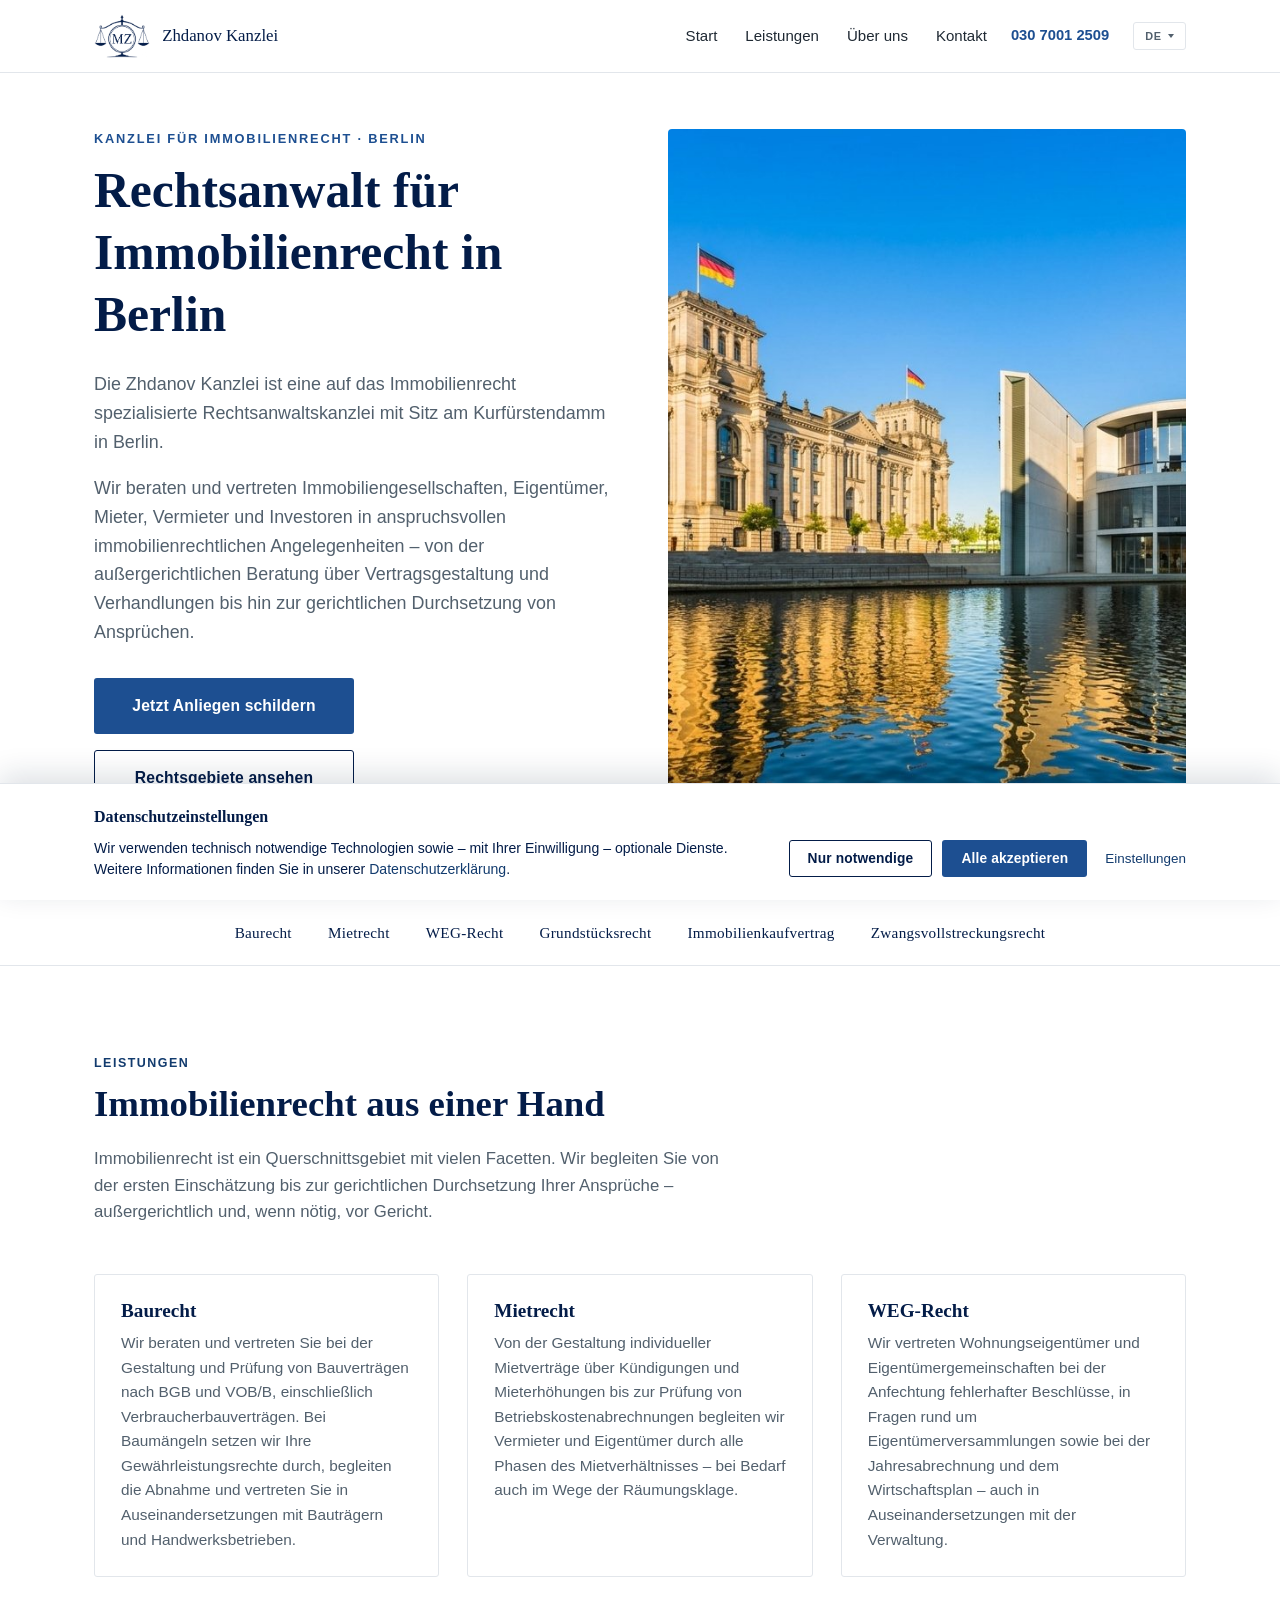
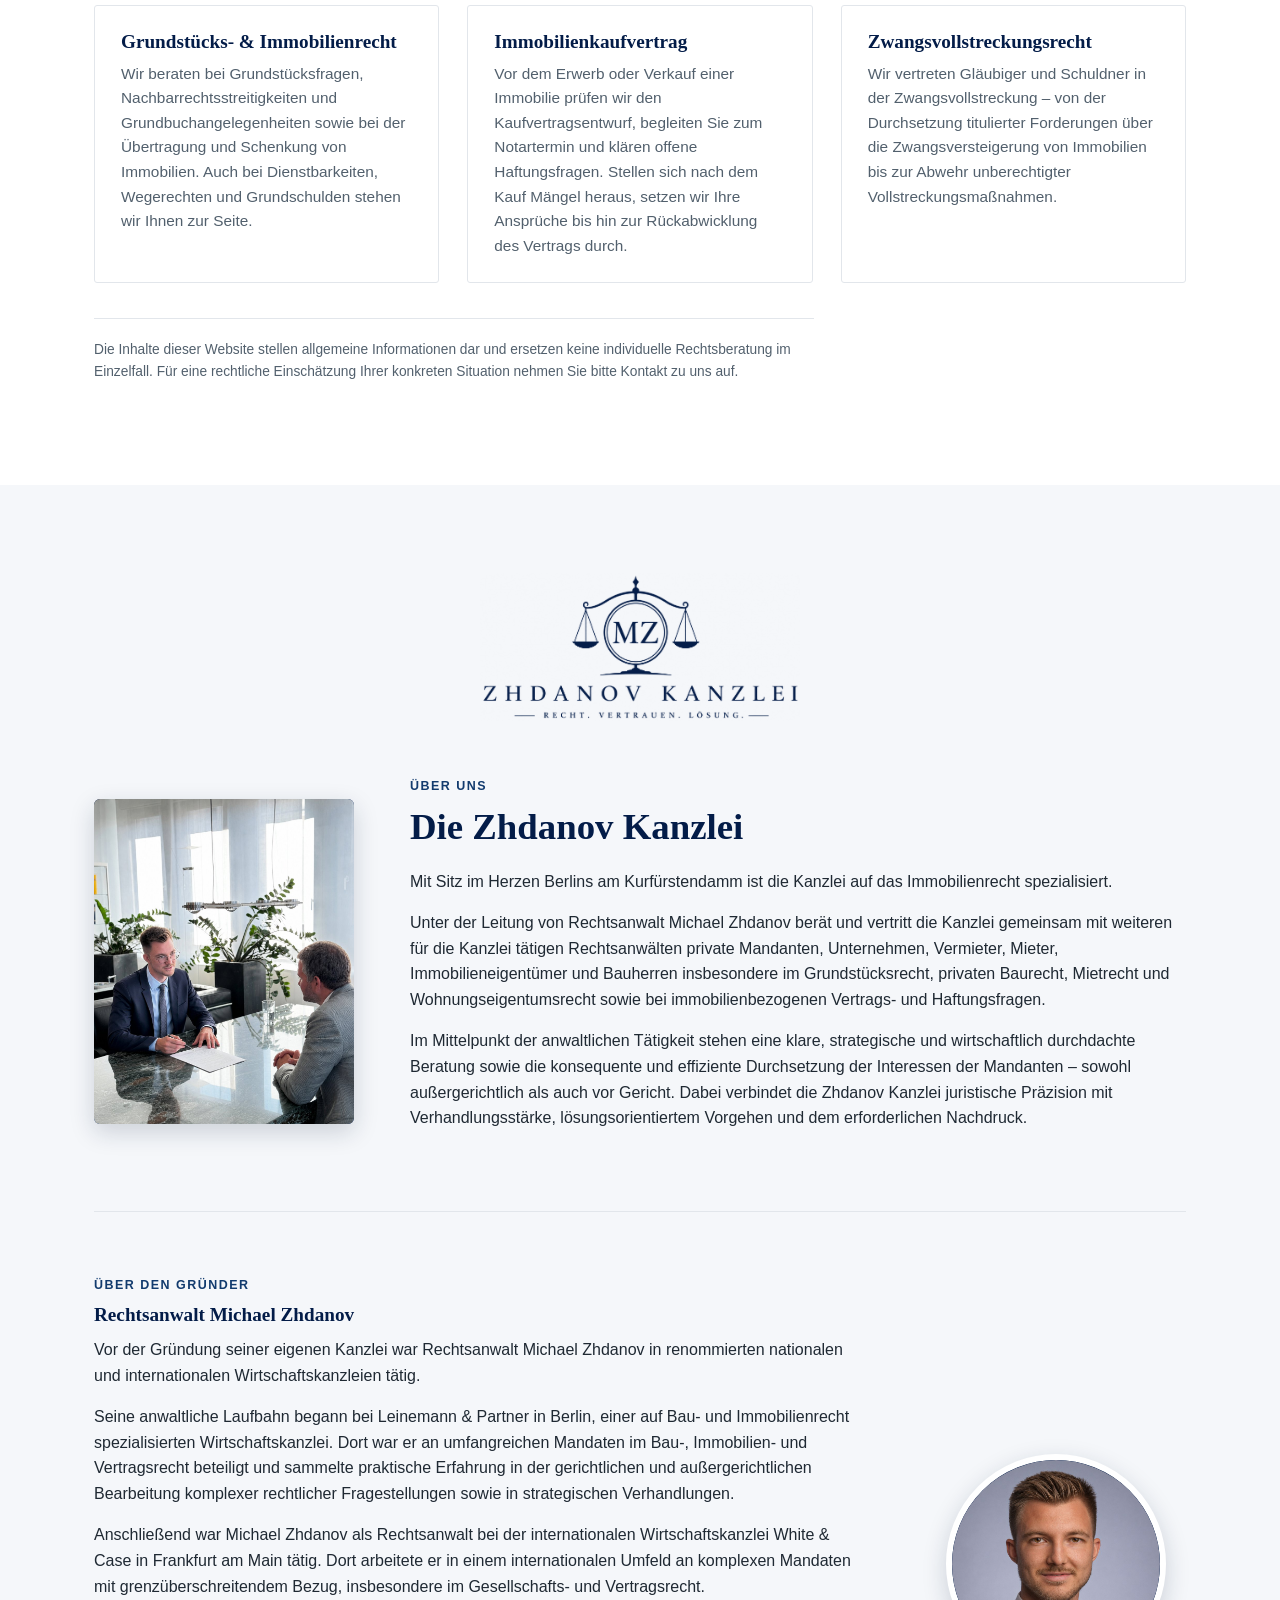
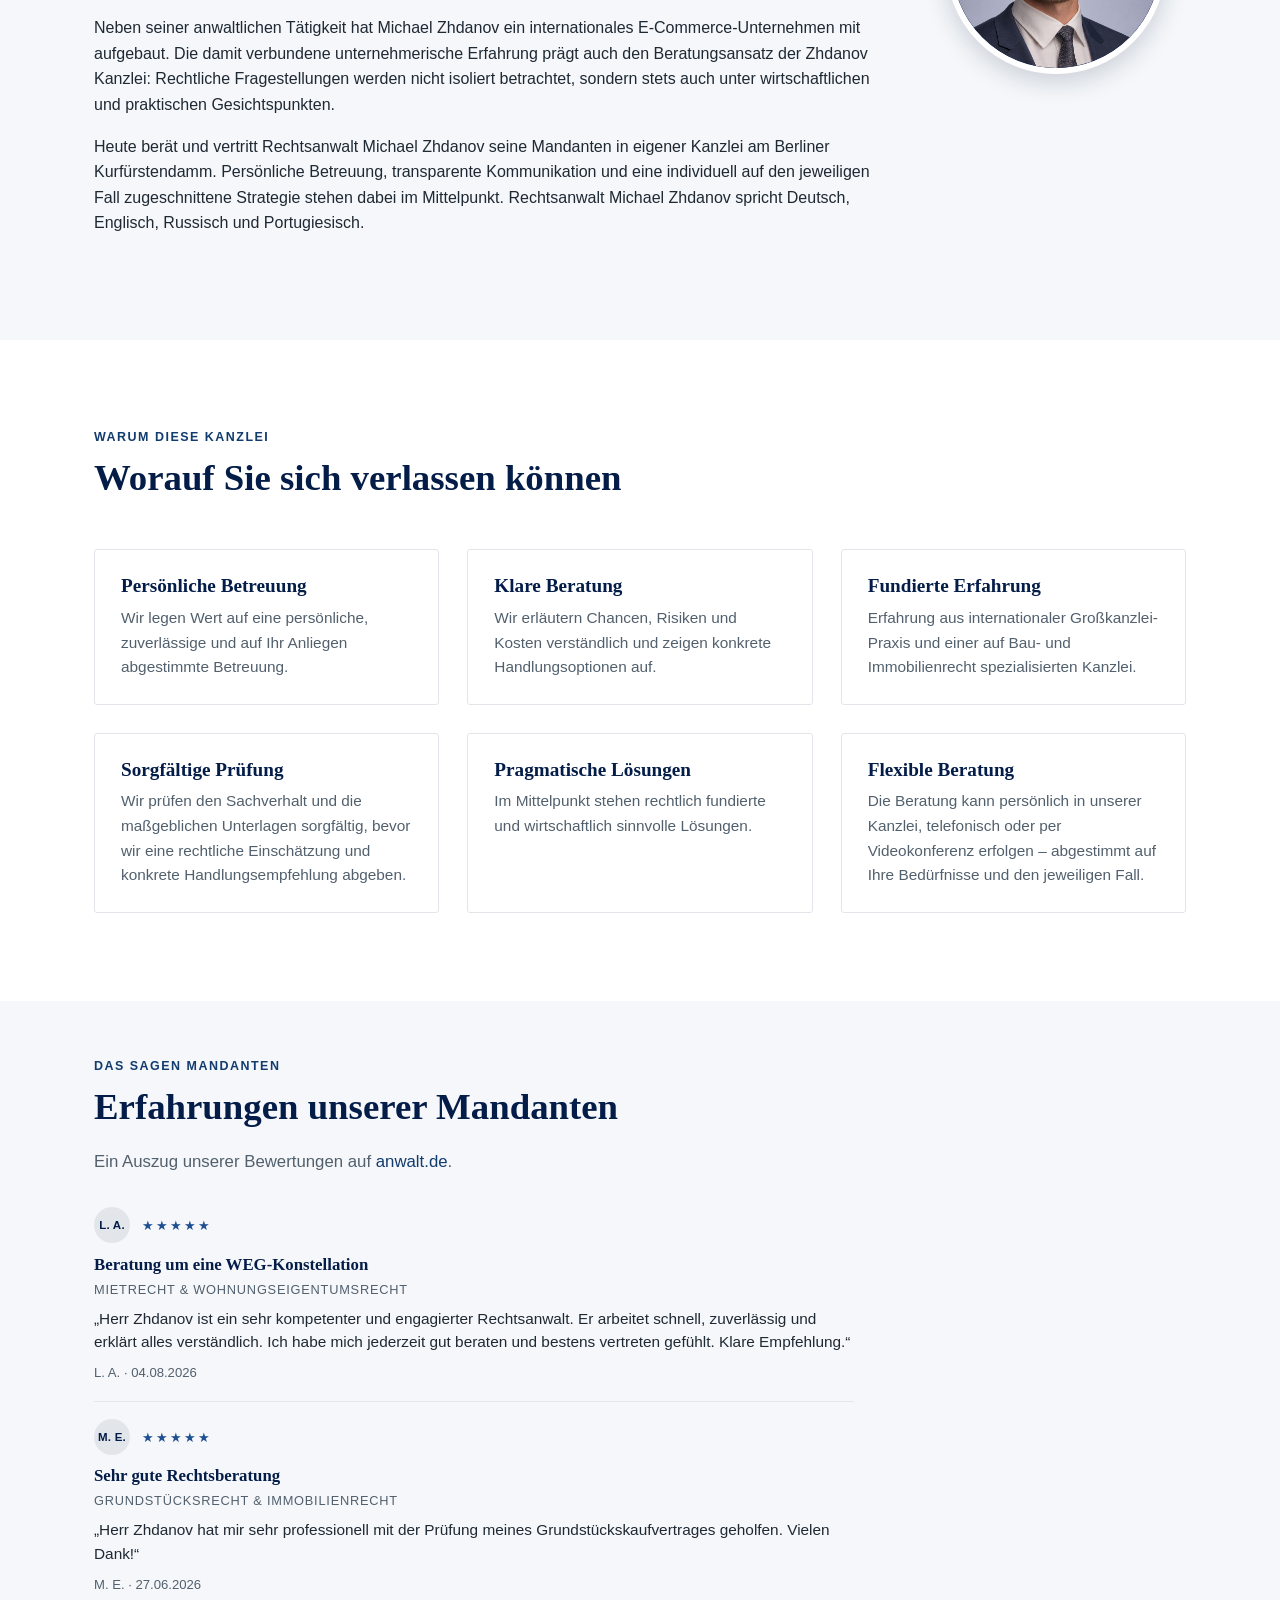
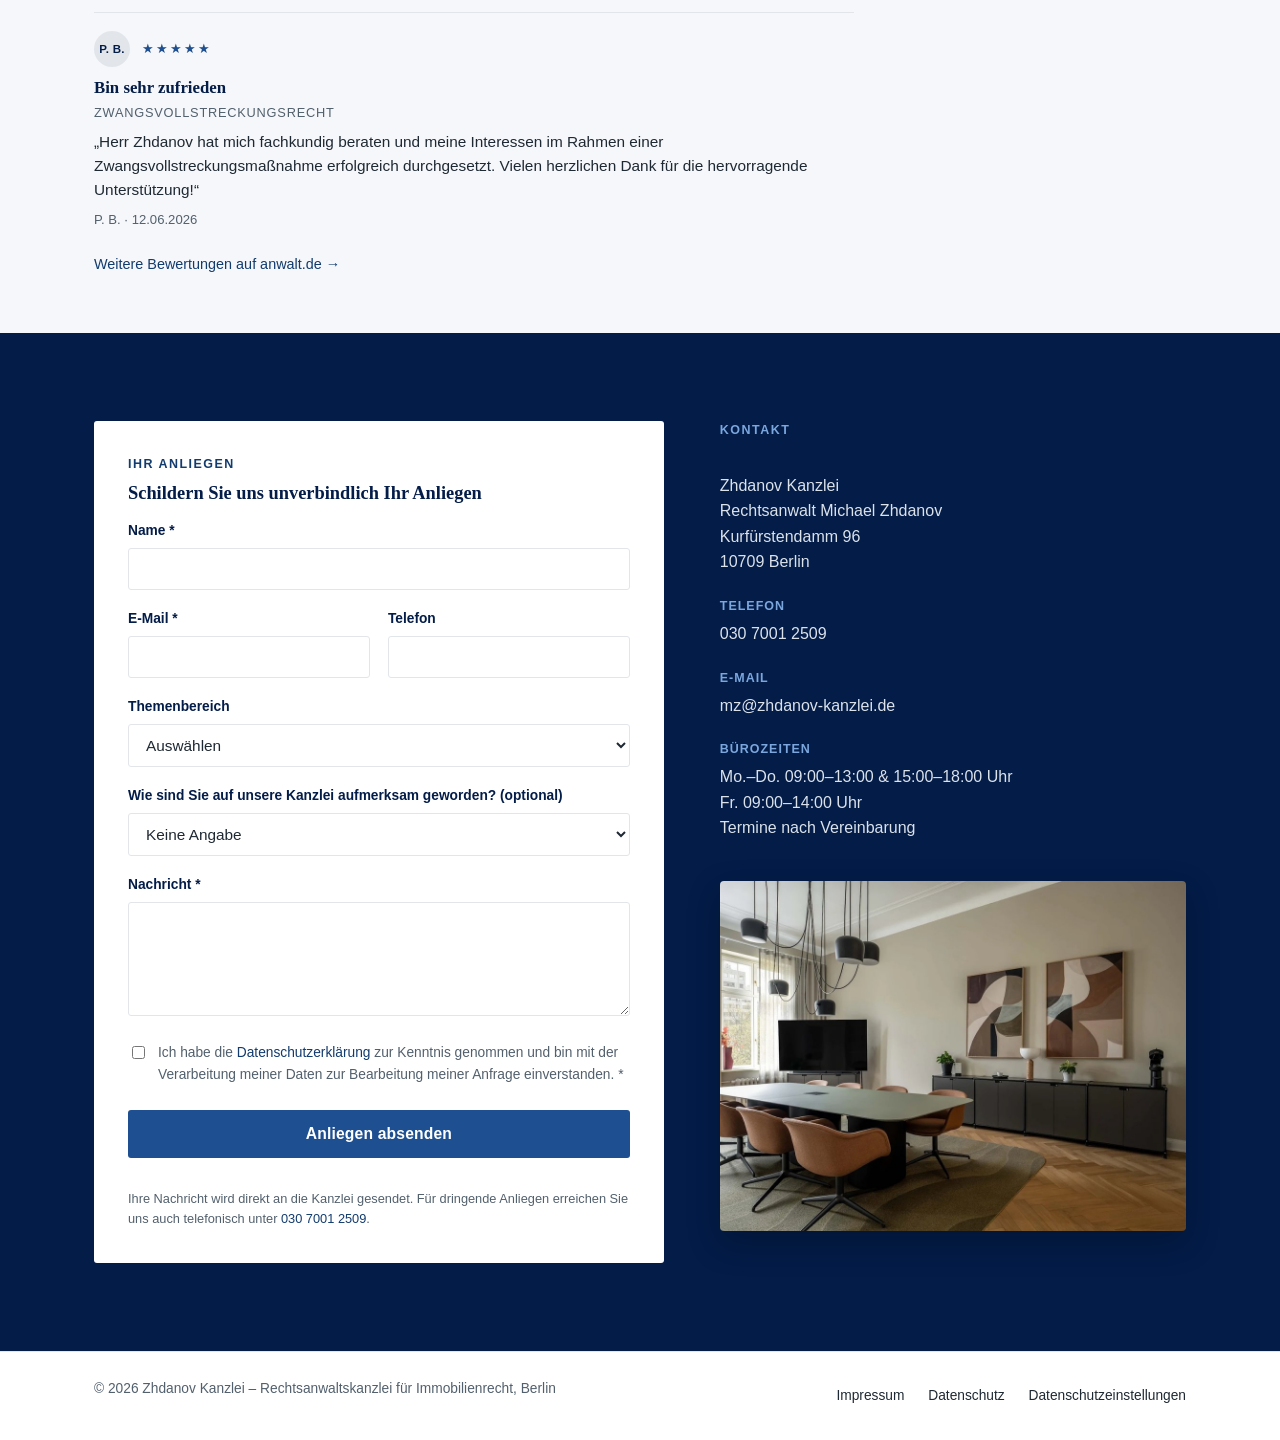
<file: index.html>
<!DOCTYPE html>
<html lang="de">
<head>
<meta charset="UTF-8">
<meta name="viewport" content="width=device-width, initial-scale=1.0, viewport-fit=cover">
<title>Zhdanov Kanzlei | Rechtsanwaltskanzlei für Immobilienrecht Berlin</title>
<meta name="description" content="Die Zhdanov Kanzlei berät und vertritt in Berlin Eigentümer, Vermieter, Käufer und Wohnungseigentümergemeinschaften im Bau-, Miet- und Wohnungseigentumsrecht sowie im Immobilien- und Zwangsvollstreckungsrecht.">
<link rel="icon" type="image/png" sizes="32x32" href="img/favicon-32.png">
<link rel="icon" type="image/png" sizes="16x16" href="img/favicon-16.png">
<link rel="apple-touch-icon" sizes="180x180" href="img/favicon-180.png">
<link rel="canonical" href="https://zhdanov-kanzlei.de/">
<link rel="stylesheet" href="css/styles.css?v=3">
<!-- Transable translates the page. Deliberately in the <head> and without
     async/defer: only there can the plugin hold the page before the first paint,
     so a visitor reading English never sees German being corrected. The language
     switch itself belongs to this site (js/lang-switch.js).

     It therefore runs before the cookie banner is answered, which is allowed
     because of the flag below: data-visitor-analytics="off" stops the widget
     storing or sending any identifier, so all that is left on the device is the
     chosen language, and all that leaves the device is the page text plus the
     IP of the request that translates it. That is the service the visitor asked
     for (TDDDG s 25(2)(2)), and section 7 of datenschutz.html says so plainly.
     Removing the flag would put a persistent id in the browser before consent
     and make that section untrue. -->
<script src="https://transable.to/api/v1/plugin/plugin.js"
        api-key="tk_live_CvOdUk1Fodp35VfXiMOjjVQ9UwpByqF"
        data-selector="custom"
        data-source-lang="de"
        data-visitor-analytics="off"
        data-translate-ignore></script>
</head>
<body>

<header class="site-header" id="site-header">
  <div class="container header-inner">
    <a href="#top" class="brand">
      <img src="img/logo-mark-navy.png" alt="Zhdanov Kanzlei" class="brand-mark">
      <span class="brand-text">Zhdanov Kanzlei</span>
    </a>
    <nav class="main-nav" id="main-nav">
      <a href="#top">Start</a>
      <a href="#leistungen">Leistungen</a>
      <a href="#ueber-uns">Über uns</a>
      <a href="#kontakt">Kontakt</a>
    </nav>
    <a href="tel:+493070012509" class="header-phone">030 7001 2509</a>
    <!-- Which languages appear is decided in the Transable dashboard; js/lang-switch.js
         fills this in from the list the plugin reports. -->
    <div class="lang-switch" data-lang-switch role="group" aria-label="Sprache / Language" data-translate-ignore></div>
    <button class="nav-toggle" id="nav-toggle" aria-label="Menü öffnen" aria-expanded="false" aria-controls="main-nav">
      <span></span><span></span><span></span>
    </button>
  </div>
</header>

<main id="top">

  <section class="hero">
    <div class="container hero-inner">
      <div class="hero-copy">
        <p class="eyebrow">Kanzlei für Immobilienrecht &middot; Berlin</p>
        <h1>Rechtsanwalt für Immobilienrecht in Berlin</h1>
        <p class="hero-lead">
          Die Zhdanov Kanzlei ist eine auf das Immobilienrecht spezialisierte
          Rechtsanwaltskanzlei mit Sitz am Kurfürstendamm in Berlin.
        </p>
        <p class="hero-lead">
          Wir beraten und vertreten Immobiliengesellschaften, Eigentümer, Mieter,
          Vermieter und Investoren in anspruchsvollen immobilienrechtlichen
          Angelegenheiten &ndash; von der außergerichtlichen Beratung über
          Vertragsgestaltung und Verhandlungen bis hin zur gerichtlichen
          Durchsetzung von Ansprüchen.
        </p>
        <div class="hero-actions">
          <a href="#kontakt" class="btn btn-primary">Jetzt Anliegen schildern</a>
          <a href="#leistungen" class="btn btn-outline">Rechtsgebiete ansehen</a>
        </div>
      </div>
      <div class="hero-media">
        <img src="img/hero-reichstag.jpg" alt="Reichstagsgebäude und Paul-Löbe-Haus an der Spree in Berlin" width="1376" height="768">
      </div>
    </div>
  </section>

  <section class="trust-bar">
    <div class="container trust-bar-inner">
      <span>Baurecht</span>
      <span>Mietrecht</span>
      <span>WEG-Recht</span>
      <span>Grundstücksrecht</span>
      <span>Immobilienkaufvertrag</span>
      <span>Zwangsvollstreckungsrecht</span>
    </div>
  </section>

  <section id="leistungen" class="section">
    <div class="container">
      <p class="section-eyebrow">Leistungen</p>
      <h2>Immobilienrecht aus einer Hand</h2>
      <p class="section-lead">
        Immobilienrecht ist ein Querschnittsgebiet mit vielen Facetten. Wir begleiten Sie
        von der ersten Einschätzung bis zur gerichtlichen Durchsetzung Ihrer Ansprüche &ndash;
        außergerichtlich und, wenn nötig, vor Gericht.
      </p>

      <div class="card-grid">

        <article class="card">
          <h3>Baurecht</h3>
          <p>
            Wir beraten und vertreten Sie bei der Gestaltung und Prüfung von Bauverträgen
            nach BGB und VOB/B, einschließlich Verbraucherbauverträgen. Bei Baumängeln
            setzen wir Ihre Gewährleistungsrechte durch, begleiten die Abnahme und vertreten
            Sie in Auseinandersetzungen mit Bauträgern und Handwerksbetrieben.
          </p>
        </article>

        <article class="card">
          <h3>Mietrecht</h3>
          <p>
            Von der Gestaltung individueller Mietverträge über Kündigungen und
            Mieterhöhungen bis zur Prüfung von Betriebskostenabrechnungen begleiten wir
            Vermieter und Eigentümer durch alle Phasen des Mietverhältnisses &ndash; bei
            Bedarf auch im Wege der Räumungsklage.
          </p>
        </article>

        <article class="card">
          <h3>WEG-Recht</h3>
          <p>
            Wir vertreten Wohnungseigentümer und Eigentümergemeinschaften bei der
            Anfechtung fehlerhafter Beschlüsse, in Fragen rund um Eigentümerversammlungen
            sowie bei der Jahresabrechnung und dem Wirtschaftsplan &ndash; auch in
            Auseinandersetzungen mit der Verwaltung.
          </p>
        </article>

        <article class="card">
          <h3>Grundstücks- &amp; Immobilienrecht</h3>
          <p>
            Wir beraten bei Grundstücksfragen, Nachbarrechtsstreitigkeiten und
            Grundbuchangelegenheiten sowie bei der Übertragung und Schenkung von
            Immobilien. Auch bei Dienstbarkeiten, Wegerechten und Grundschulden
            stehen wir Ihnen zur Seite.
          </p>
        </article>

        <article class="card">
          <h3>Immobilienkaufvertrag</h3>
          <p>
            Vor dem Erwerb oder Verkauf einer Immobilie prüfen wir den Kaufvertragsentwurf,
            begleiten Sie zum Notartermin und klären offene Haftungsfragen. Stellen sich
            nach dem Kauf Mängel heraus, setzen wir Ihre Ansprüche bis hin zur
            Rückabwicklung des Vertrags durch.
          </p>
        </article>

        <article class="card">
          <h3>Zwangsvollstreckungsrecht</h3>
          <p>
            Wir vertreten Gläubiger und Schuldner in der Zwangsvollstreckung &ndash; von
            der Durchsetzung titulierter Forderungen über die Zwangsversteigerung von
            Immobilien bis zur Abwehr unberechtigter Vollstreckungsmaßnahmen.
          </p>
        </article>

      </div>

      <p class="disclaimer-note">
        Die Inhalte dieser Website stellen allgemeine Informationen dar und ersetzen
        keine individuelle Rechtsberatung im Einzelfall. Für eine rechtliche Einschätzung
        Ihrer konkreten Situation nehmen Sie bitte Kontakt zu uns auf.
      </p>
    </div>
  </section>

  <section id="ueber-uns" class="section section-alt">
    <div class="container">

      <img src="img/logo-zhdanov-kanzlei.png" alt="Zhdanov Kanzlei &ndash; Recht. Vertrauen. Lösung." class="about-logo">

      <div class="about-block">
        <div class="about-media">
          <div class="about-photo">
            <img src="img/kanzlei-empfang.jpg" alt="Empfang in den Räumen der Zhdanov Kanzlei am Kurfürstendamm in Berlin" loading="lazy">
          </div>
        </div>
        <div class="about-content">
          <p class="section-eyebrow">Über uns</p>
          <h2>Die Zhdanov Kanzlei</h2>
          <p>
            Mit Sitz im Herzen Berlins am Kurfürstendamm ist die Kanzlei auf das
            Immobilienrecht spezialisiert.
          </p>
          <p>
            Unter der Leitung von Rechtsanwalt Michael Zhdanov berät und vertritt die
            Kanzlei gemeinsam mit weiteren für die Kanzlei tätigen Rechtsanwälten private
            Mandanten, Unternehmen, Vermieter, Mieter, Immobilieneigentümer und Bauherren
            insbesondere im Grundstücksrecht, privaten Baurecht, Mietrecht und
            Wohnungseigentumsrecht sowie bei immobilienbezogenen Vertrags- und
            Haftungsfragen.
          </p>
          <p>
            Im Mittelpunkt der anwaltlichen Tätigkeit stehen eine klare, strategische und
            wirtschaftlich durchdachte Beratung sowie die konsequente und effiziente
            Durchsetzung der Interessen der Mandanten &ndash; sowohl außergerichtlich als
            auch vor Gericht. Dabei verbindet die Zhdanov Kanzlei juristische Präzision
            mit Verhandlungsstärke, lösungsorientiertem Vorgehen und dem erforderlichen
            Nachdruck.
          </p>
        </div>
      </div>

      <div class="about-block reverse">
        <div class="about-media">
          <div class="about-portrait">
            <img src="img/michael-zhdanov.jpg" alt="Porträt von Rechtsanwalt Michael Zhdanov">
          </div>
        </div>
        <div class="about-content">
          <p class="section-eyebrow">Über den Gründer</p>
          <h3>Rechtsanwalt Michael Zhdanov</h3>
          <p>
            Vor der Gründung seiner eigenen Kanzlei war Rechtsanwalt Michael Zhdanov in
            renommierten nationalen und internationalen Wirtschaftskanzleien tätig.
          </p>
          <p>
            Seine anwaltliche Laufbahn begann bei Leinemann &amp; Partner in Berlin,
            einer auf Bau- und Immobilienrecht spezialisierten Wirtschaftskanzlei. Dort
            war er an umfangreichen Mandaten im Bau-, Immobilien- und Vertragsrecht
            beteiligt und sammelte praktische Erfahrung in der gerichtlichen und
            außergerichtlichen Bearbeitung komplexer rechtlicher Fragestellungen sowie in
            strategischen Verhandlungen.
          </p>
          <p>
            Anschließend war Michael Zhdanov als Rechtsanwalt bei der internationalen
            Wirtschaftskanzlei White &amp; Case in Frankfurt am Main tätig. Dort arbeitete
            er in einem internationalen Umfeld an komplexen Mandaten mit
            grenzüberschreitendem Bezug, insbesondere im Gesellschafts- und Vertragsrecht.
          </p>
          <p>
            Neben seiner anwaltlichen Tätigkeit hat Michael Zhdanov ein internationales
            E-Commerce-Unternehmen mit aufgebaut. Die damit verbundene unternehmerische
            Erfahrung prägt auch den Beratungsansatz der Zhdanov Kanzlei: Rechtliche
            Fragestellungen werden nicht isoliert betrachtet, sondern stets auch unter
            wirtschaftlichen und praktischen Gesichtspunkten.
          </p>
          <p>
            Heute berät und vertritt Rechtsanwalt Michael Zhdanov seine Mandanten in
            eigener Kanzlei am Berliner Kurfürstendamm. Persönliche Betreuung,
            transparente Kommunikation und eine individuell auf den jeweiligen Fall
            zugeschnittene Strategie stehen dabei im Mittelpunkt. Rechtsanwalt Michael
            Zhdanov spricht Deutsch, Englisch, Russisch und Portugiesisch.
          </p>
        </div>
      </div>

    </div>
  </section>

  <section id="warum" class="section">
    <div class="container">
      <p class="section-eyebrow">Warum diese Kanzlei</p>
      <h2>Worauf Sie sich verlassen können</h2>

      <div class="card-grid">
        <article class="card">
          <h3>Persönliche Betreuung</h3>
          <p>Wir legen Wert auf eine persönliche, zuverlässige und auf Ihr Anliegen abgestimmte Betreuung.</p>
        </article>
        <article class="card">
          <h3>Klare Beratung</h3>
          <p>Wir erläutern Chancen, Risiken und Kosten verständlich und zeigen konkrete Handlungsoptionen auf.</p>
        </article>
        <article class="card">
          <h3>Fundierte Erfahrung</h3>
          <p>Erfahrung aus internationaler Großkanzlei-Praxis und einer auf Bau- und Immobilienrecht spezialisierten Kanzlei.</p>
        </article>
        <article class="card">
          <h3>Sorgfältige Prüfung</h3>
          <p>Wir prüfen den Sachverhalt und die maßgeblichen Unterlagen sorgfältig, bevor wir eine rechtliche Einschätzung und konkrete Handlungsempfehlung abgeben.</p>
        </article>
        <article class="card">
          <h3>Pragmatische Lösungen</h3>
          <p>Im Mittelpunkt stehen rechtlich fundierte und wirtschaftlich sinnvolle Lösungen.</p>
        </article>
        <article class="card">
          <h3>Flexible Beratung</h3>
          <p>Die Beratung kann persönlich in unserer Kanzlei, telefonisch oder per Videokonferenz erfolgen &ndash; abgestimmt auf Ihre Bedürfnisse und den jeweiligen Fall.</p>
        </article>
      </div>
    </div>
  </section>

  <section id="bewertungen" class="section section-alt reviews">
    <div class="container">
      <p class="section-eyebrow">Das sagen Mandanten</p>
      <h2>Erfahrungen unserer Mandanten</h2>
      <p class="section-lead">
        Ein Auszug unserer Bewertungen auf
        <a href="https://www.anwalt.de/michael-zhdanov/bewertungen" target="_blank" rel="noopener noreferrer">anwalt.de</a>.
      </p>

      <div class="reviews-list">

        <article class="review">
          <div class="review-head">
            <span class="review-avatar" aria-hidden="true">L. A.</span>
            <span class="review-stars" role="img" aria-label="5 von 5 Sternen">★★★★★</span>
          </div>
          <h3 class="review-title">Beratung um eine WEG-Konstellation</h3>
          <p class="review-area">Mietrecht &amp; Wohnungseigentumsrecht</p>
          <p class="review-text">
            „Herr Zhdanov ist ein sehr kompetenter und engagierter Rechtsanwalt. Er arbeitet
            schnell, zuverlässig und erklärt alles verständlich. Ich habe mich jederzeit gut
            beraten und bestens vertreten gefühlt. Klare Empfehlung.“
          </p>
          <p class="review-footer">L. A. &middot; 04.08.2026</p>
        </article>

        <article class="review">
          <div class="review-head">
            <span class="review-avatar" aria-hidden="true">M. E.</span>
            <span class="review-stars" role="img" aria-label="5 von 5 Sternen">★★★★★</span>
          </div>
          <h3 class="review-title">Sehr gute Rechtsberatung</h3>
          <p class="review-area">Grundstücksrecht &amp; Immobilienrecht</p>
          <p class="review-text">
            „Herr Zhdanov hat mir sehr professionell mit der Prüfung meines
            Grundstückskaufvertrages geholfen. Vielen Dank!“
          </p>
          <p class="review-footer">M. E. &middot; 27.06.2026</p>
        </article>

        <article class="review">
          <div class="review-head">
            <span class="review-avatar" aria-hidden="true">P. B.</span>
            <span class="review-stars" role="img" aria-label="5 von 5 Sternen">★★★★★</span>
          </div>
          <h3 class="review-title">Bin sehr zufrieden</h3>
          <p class="review-area">Zwangsvollstreckungsrecht</p>
          <p class="review-text">
            „Herr Zhdanov hat mich fachkundig beraten und meine Interessen im Rahmen einer
            Zwangsvollstreckungsmaßnahme erfolgreich durchgesetzt. Vielen herzlichen Dank für
            die hervorragende Unterstützung!“
          </p>
          <p class="review-footer">P. B. &middot; 12.06.2026</p>
        </article>

      </div>

      <a href="https://www.anwalt.de/michael-zhdanov/bewertungen" target="_blank" rel="noopener noreferrer" class="reviews-more">
        Weitere Bewertungen auf anwalt.de &rarr;
      </a>
    </div>
  </section>

  <section id="kontakt" class="section section-dark">
    <div class="container kontakt-grid">

      <form class="kontakt-form" id="kontakt-form" novalidate>
        <p class="section-eyebrow">Ihr Anliegen</p>
        <h2>Schildern Sie uns unverbindlich Ihr Anliegen</h2>
        <div class="form-row">
          <label for="name">Name *</label>
          <input type="text" id="name" name="name" required autocomplete="name">
        </div>
        <div class="form-row form-row-split">
          <div>
            <label for="email">E-Mail *</label>
            <input type="email" id="email" name="email" required autocomplete="email">
          </div>
          <div>
            <label for="telefon">Telefon</label>
            <input type="tel" id="telefon" name="telefon" autocomplete="tel">
          </div>
        </div>
        <div class="form-row">
          <label for="rechtsgebiet">Themenbereich</label>
          <select id="rechtsgebiet" name="rechtsgebiet" required>
            <option value="" disabled selected>Auswählen</option>
            <option value="Baurecht">Baurecht</option>
            <option value="Mietrecht">Mietrecht</option>
            <option value="WEG-Recht">WEG-Recht</option>
            <option value="Immobilien- und Grundstücksrecht">Immobilien- und Grundstücksrecht</option>
            <option value="Immobilienkaufvertrag">Immobilienkaufvertrag</option>
            <option value="Zwangsvollstreckungsrecht">Zwangsvollstreckungsrecht</option>
            <option value="Sonstiges">Sonstiges</option>
          </select>
        </div>
        <div class="form-row">
          <label for="quelle">Wie sind Sie auf unsere Kanzlei aufmerksam geworden? (optional)</label>
          <select id="quelle" name="quelle">
            <option value="Google Maps">Google Maps</option>
            <option value="anwalt.de">anwalt.de</option>
            <option value="Empfehlung">Empfehlung</option>
            <option value="LinkedIn">LinkedIn</option>
            <option value="Andere Website oder Online-Plattform">Andere Website oder Online-Plattform</option>
            <option value="Ich war bereits Mandant/in">Ich war bereits Mandant/in</option>
            <option value="Sonstiges">Sonstiges</option>
            <option value="Keine Angabe" selected>Keine Angabe</option>
          </select>
        </div>
        <div class="form-row">
          <label for="nachricht">Nachricht *</label>
          <textarea id="nachricht" name="nachricht" rows="5" required></textarea>
        </div>
        <div class="form-row form-row-checkbox">
          <input type="checkbox" id="datenschutz" name="datenschutz" required>
          <label for="datenschutz">
            Ich habe die <a href="datenschutz.html">Datenschutzerklärung</a> zur Kenntnis genommen
            und bin mit der Verarbeitung meiner Daten zur Bearbeitung meiner Anfrage einverstanden. *
          </label>
        </div>
        <button type="submit" class="btn btn-primary btn-block">Anliegen absenden</button>
        <p class="form-note" id="form-note" role="status"></p>
        <p class="form-hint">
          Ihre Nachricht wird direkt an die Kanzlei gesendet. Für dringende Anliegen
          erreichen Sie uns auch telefonisch unter <a href="tel:+493070012509">030 7001 2509</a>.
        </p>
      </form>

      <div class="kontakt-info">
        <p class="section-eyebrow">Kontakt</p>
        <ul class="kontakt-list">
          <li>
            Zhdanov Kanzlei<br>
            Rechtsanwalt Michael Zhdanov<br>
            Kurfürstendamm 96<br>
            10709 Berlin
          </li>
          <li>
            <strong>Telefon</strong>
            <a href="tel:+493070012509">030 7001 2509</a>
          </li>
          <li>
            <strong>E-Mail</strong>
            <a href="mailto:mz@zhdanov-kanzlei.de">mz@zhdanov-kanzlei.de</a>
          </li>
          <li>
            <strong>Bürozeiten</strong>
            Mo.&ndash;Do. 09:00&ndash;13:00 &amp; 15:00&ndash;18:00 Uhr<br>
            Fr. 09:00&ndash;14:00 Uhr<br>
            Termine nach Vereinbarung
          </li>
        </ul>
        <img src="img/kanzlei-besprechungsraum.jpg" alt="Besprechungsraum der Zhdanov Kanzlei" class="kontakt-photo">
      </div>
    </div>
  </section>

</main>

<footer class="site-footer">
  <div class="container footer-inner">
    <p>&copy; <span id="year"></span> Zhdanov Kanzlei &ndash; Rechtsanwaltskanzlei für Immobilienrecht, Berlin</p>
    <nav class="footer-nav">
      <a href="impressum.html">Impressum</a>
      <a href="datenschutz.html">Datenschutz</a>
      <button type="button" class="footer-cookie-link" id="footer-cookie-settings">Datenschutzeinstellungen</button>
    </nav>
  </div>
</footer>

<div class="cookie-banner" id="cookie-banner" role="dialog" aria-live="polite" aria-labelledby="cookie-banner-heading" aria-describedby="cookie-banner-text" hidden>
  <div class="cookie-banner-inner">
    <p class="cookie-banner-heading" id="cookie-banner-heading">Datenschutzeinstellungen</p>

    <div id="cookie-banner-actions" class="cookie-banner-row">
      <p class="cookie-banner-text" id="cookie-banner-text">
        Wir verwenden technisch notwendige Technologien sowie &ndash; mit Ihrer Einwilligung
        &ndash; optionale Dienste. Weitere Informationen finden Sie in unserer
        <a href="datenschutz.html">Datenschutzerklärung</a>.
      </p>
      <div class="cookie-banner-controls">
        <div class="cookie-banner-buttons">
          <button type="button" class="btn btn-outline cookie-btn" id="cookie-accept-necessary">Nur notwendige</button>
          <button type="button" class="btn btn-primary cookie-btn" id="cookie-accept-all">Alle akzeptieren</button>
        </div>
        <button type="button" class="cookie-settings-link" id="cookie-open-settings">Einstellungen</button>
      </div>
    </div>

    <div id="cookie-banner-settings" class="cookie-banner-row" hidden>
      <div class="cookie-banner-settings-copy">
        <div class="cookie-category">
          <div class="cookie-category-head">
            <span class="cookie-category-name">Notwendig</span>
            <span class="cookie-category-status">Immer aktiv</span>
          </div>
          <p class="cookie-category-desc">
            Erforderlich für den grundlegenden Betrieb der Website: um Ihre Auswahl in
            diesem Hinweis zu speichern und um sich die von Ihnen gewählte Sprache zu
            merken. Eine Kennung, mit der Sie wiedererkannt werden könnten, wird dabei
            nicht angelegt.
          </p>
        </div>
        <p class="cookie-settings-note">
          Aktuell setzen wir keine optionalen Analyse- oder Marketingtechnologien ein, die
          Ihrer Einwilligung bedürfen.
        </p>
      </div>
      <div class="cookie-banner-controls">
        <button type="button" class="btn btn-primary cookie-btn" id="cookie-save-settings">Auswahl speichern</button>
      </div>
    </div>
  </div>
</div>

<script src="js/cookie-consent.js"></script>
<script src="js/script.js"></script>
<script src="js/lang-switch.js?v=3"></script>
</body>
</html>
</file>
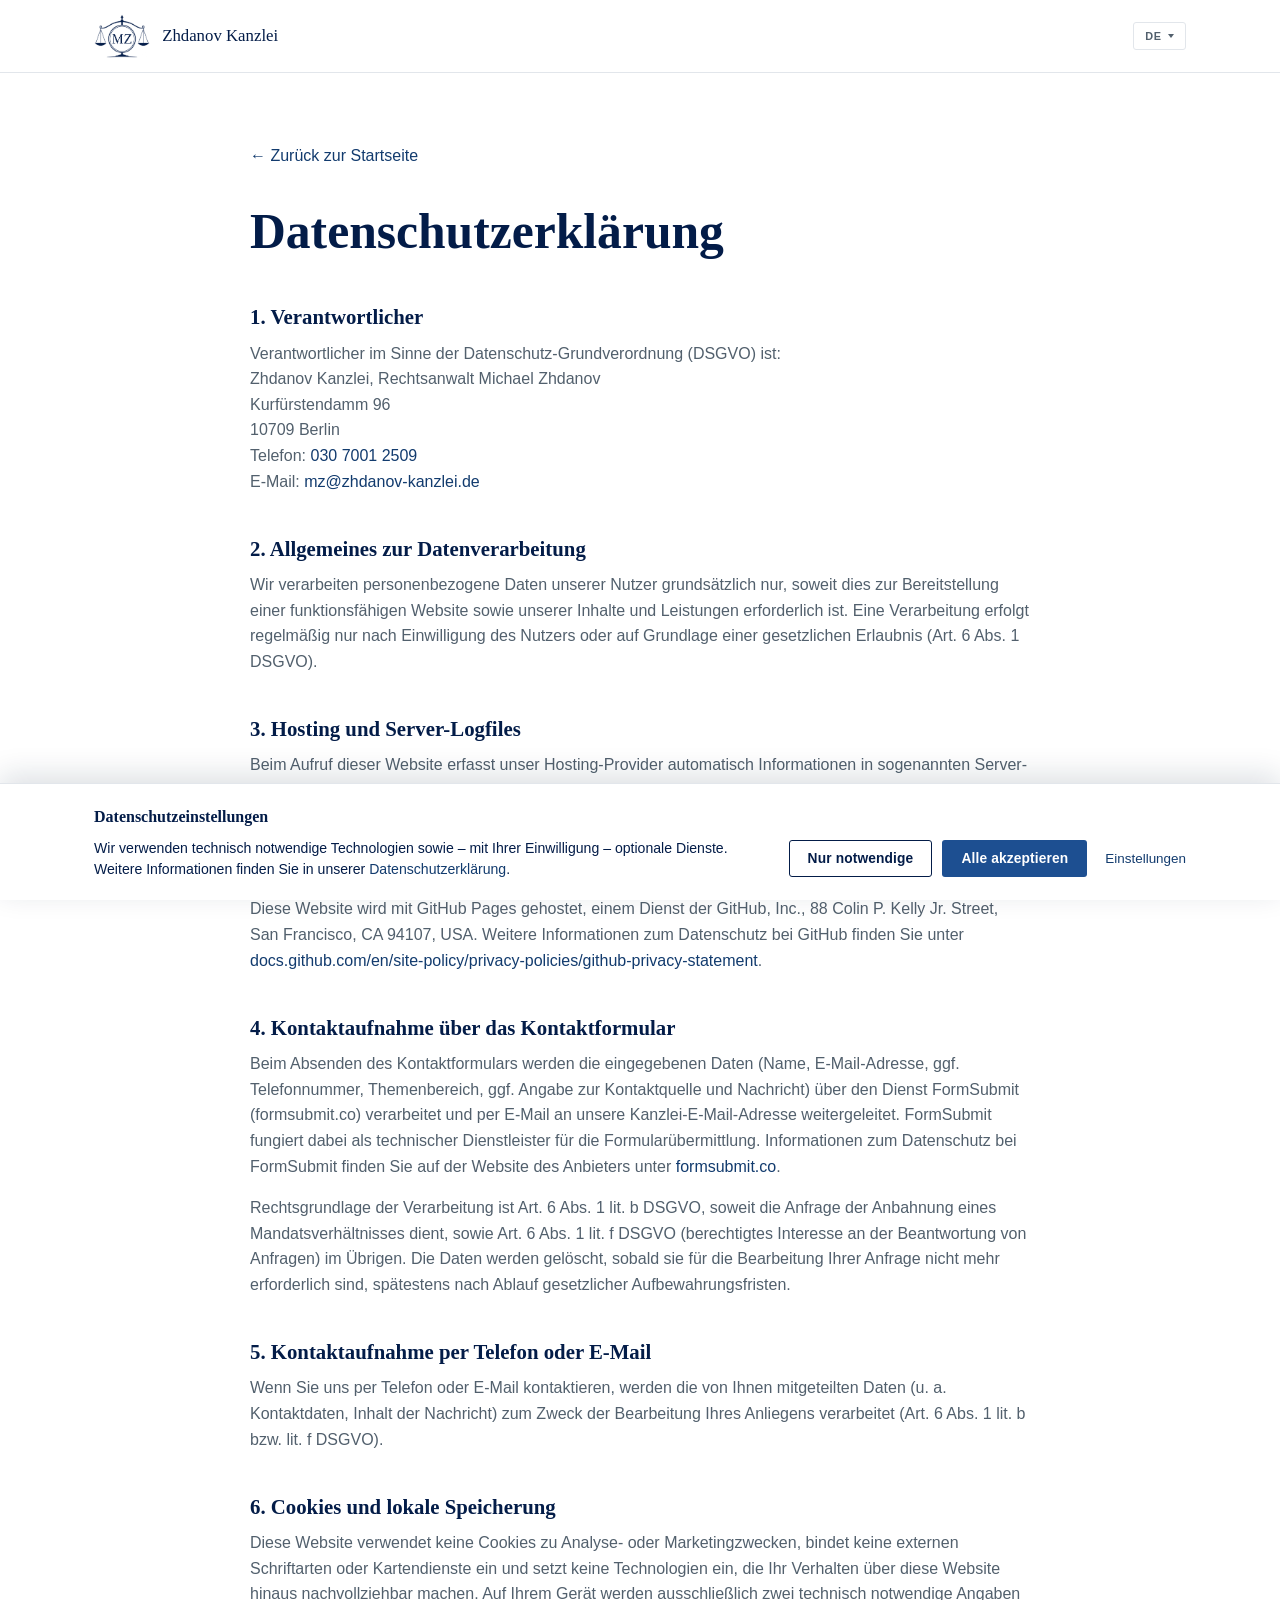
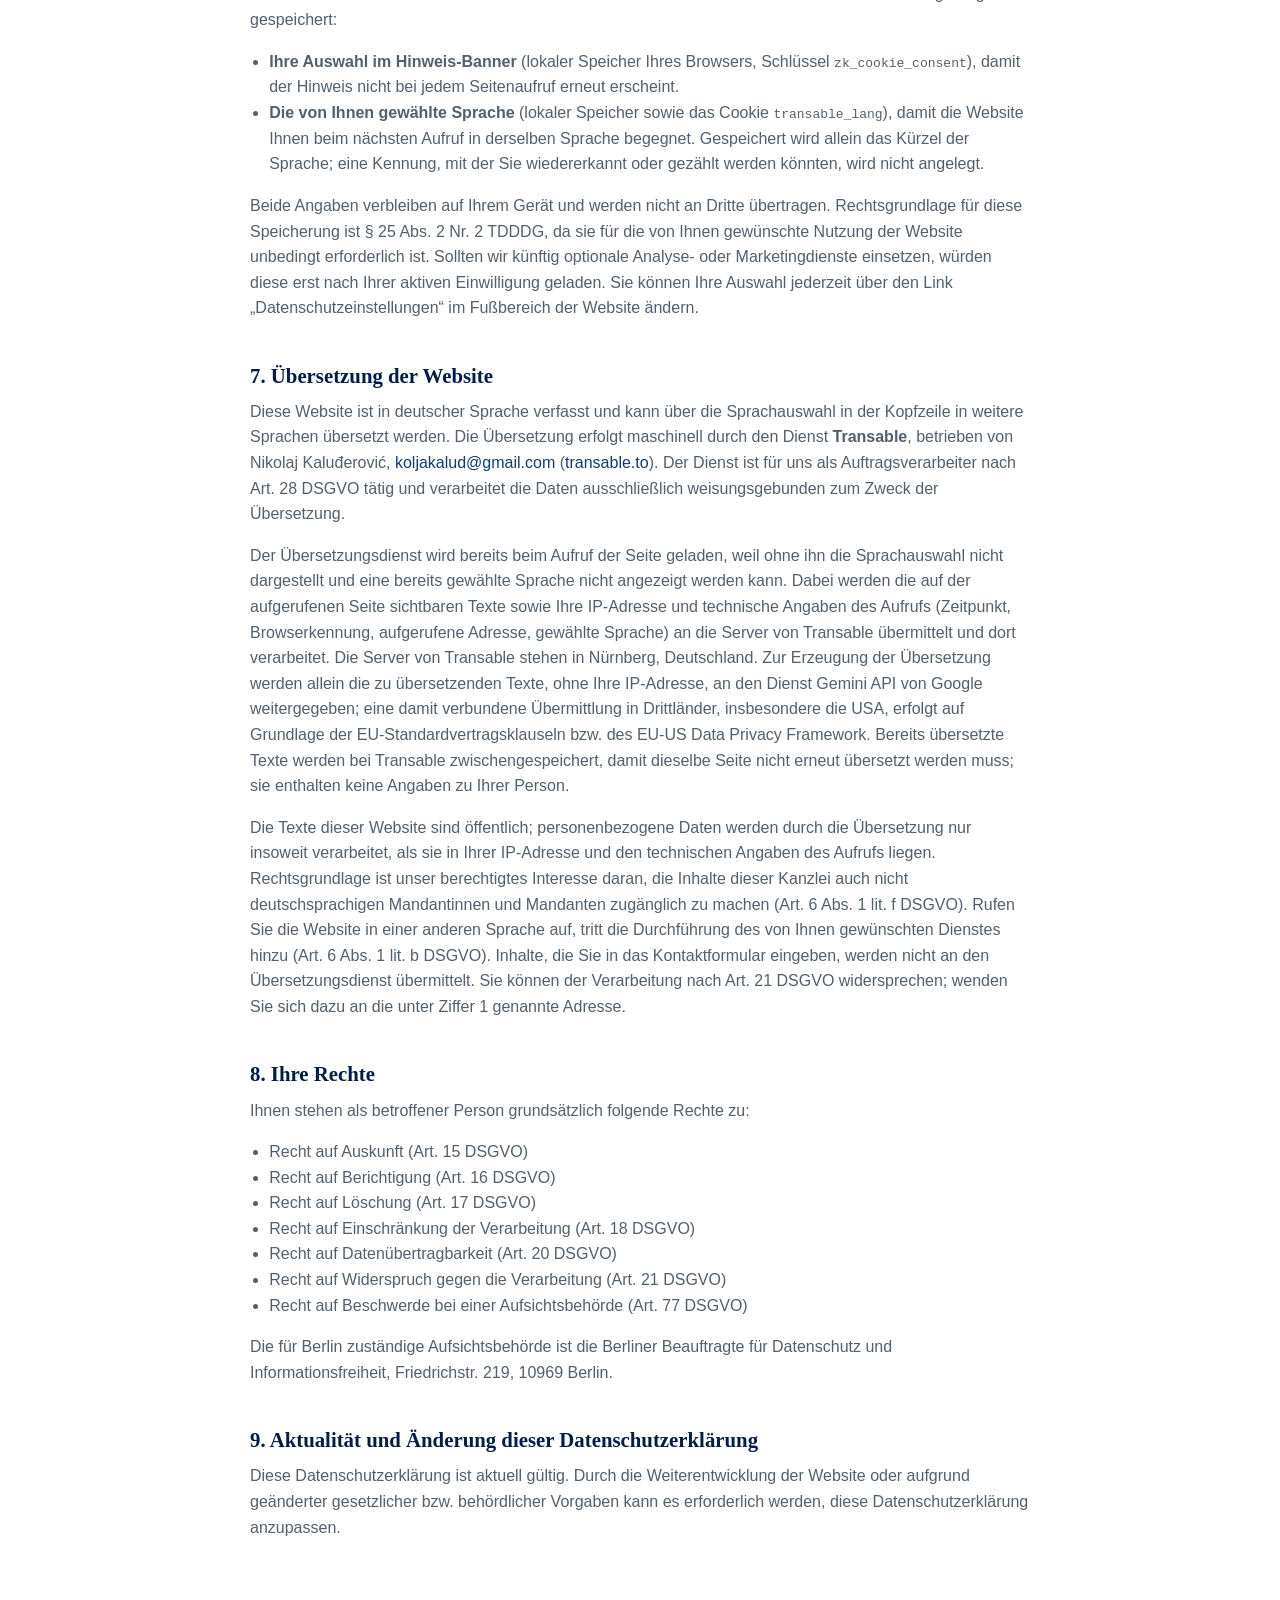
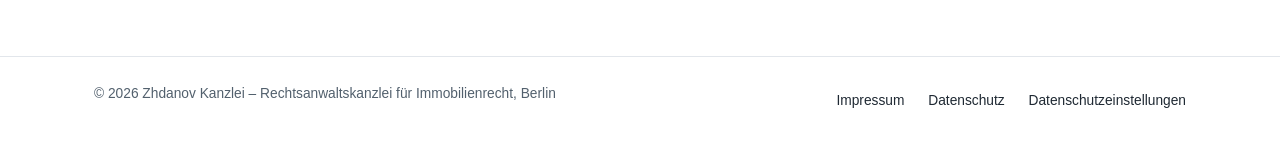
<file: datenschutz.html>
<!DOCTYPE html>
<html lang="de">
<head>
<meta charset="UTF-8">
<meta name="viewport" content="width=device-width, initial-scale=1.0, viewport-fit=cover">
<title>Datenschutzerklärung | Zhdanov Kanzlei</title>
<meta name="robots" content="noindex">
<link rel="icon" type="image/png" sizes="32x32" href="img/favicon-32.png">
<link rel="icon" type="image/png" sizes="16x16" href="img/favicon-16.png">
<link rel="apple-touch-icon" sizes="180x180" href="img/favicon-180.png">
<link rel="canonical" href="https://zhdanov-kanzlei.de/datenschutz.html">
<link rel="stylesheet" href="css/styles.css?v=3">
<!-- Transable translates the page. Deliberately in the <head> and without
     async/defer: only there can the plugin hold the page before the first paint,
     so a visitor reading English never sees German being corrected. The language
     switch itself belongs to this site (js/lang-switch.js).

     It therefore runs before the cookie banner is answered, which is allowed
     because of the flag below: data-visitor-analytics="off" stops the widget
     storing or sending any identifier, so all that is left on the device is the
     chosen language, and all that leaves the device is the page text plus the
     IP of the request that translates it. That is the service the visitor asked
     for (TDDDG s 25(2)(2)), and section 7 of datenschutz.html says so plainly.
     Removing the flag would put a persistent id in the browser before consent
     and make that section untrue. -->
<script src="https://transable.to/api/v1/plugin/plugin.js"
        api-key="tk_live_CvOdUk1Fodp35VfXiMOjjVQ9UwpByqF"
        data-selector="custom"
        data-source-lang="de"
        data-visitor-analytics="off"
        data-translate-ignore></script>
</head>
<body>

<header class="site-header">
  <div class="container header-inner">
    <a href="/" class="brand">
      <img src="img/logo-mark-navy.png" alt="Zhdanov Kanzlei" class="brand-mark">
      <span class="brand-text">Zhdanov Kanzlei</span>
    </a>
  </div>
</header>

<main class="container legal-page">
  <a href="/" class="back-link">&larr; Zurück zur Startseite</a>
  <h1>Datenschutzerklärung</h1>

  <h2>1. Verantwortlicher</h2>
  <p>
    Verantwortlicher im Sinne der Datenschutz-Grundverordnung (DSGVO) ist:<br>
    Zhdanov Kanzlei, Rechtsanwalt Michael Zhdanov<br>
    Kurfürstendamm 96<br>
    10709 Berlin<br>
    Telefon: <a href="tel:+493070012509">030 7001 2509</a><br>
    E-Mail: <a href="mailto:mz@zhdanov-kanzlei.de">mz@zhdanov-kanzlei.de</a>
  </p>

  <h2>2. Allgemeines zur Datenverarbeitung</h2>
  <p>
    Wir verarbeiten personenbezogene Daten unserer Nutzer grundsätzlich nur, soweit dies
    zur Bereitstellung einer funktionsfähigen Website sowie unserer Inhalte und
    Leistungen erforderlich ist. Eine Verarbeitung erfolgt regelmäßig nur nach
    Einwilligung des Nutzers oder auf Grundlage einer gesetzlichen Erlaubnis
    (Art. 6 Abs. 1 DSGVO).
  </p>

  <h2>3. Hosting und Server-Logfiles</h2>
  <p>
    Beim Aufruf dieser Website erfasst unser Hosting-Provider automatisch Informationen
    in sogenannten Server-Logfiles, die Ihr Browser übermittelt (z. B. IP-Adresse,
    Datum und Uhrzeit der Anfrage, Browsertyp, verwendetes Betriebssystem, aufgerufene
    Seite). Diese Daten werden zur Sicherstellung eines störungsfreien Betriebs der
    Website sowie zur Verbesserung unseres Angebots verarbeitet (Art. 6 Abs. 1 lit. f
    DSGVO) und nicht mit anderen Datenquellen zusammengeführt.
  </p>
  <p>
    Diese Website wird mit GitHub Pages gehostet, einem Dienst der GitHub, Inc.,
    88 Colin P. Kelly Jr. Street, San Francisco, CA 94107, USA. Weitere Informationen
    zum Datenschutz bei GitHub finden Sie unter
    <a href="https://docs.github.com/en/site-policy/privacy-policies/github-privacy-statement" target="_blank" rel="noopener">docs.github.com/en/site-policy/privacy-policies/github-privacy-statement</a>.
  </p>

  <h2>4. Kontaktaufnahme über das Kontaktformular</h2>
  <p>
    Beim Absenden des Kontaktformulars werden die eingegebenen Daten (Name,
    E-Mail-Adresse, ggf. Telefonnummer, Themenbereich, ggf. Angabe zur
    Kontaktquelle und Nachricht) über den
    Dienst FormSubmit (formsubmit.co) verarbeitet und per E-Mail an unsere
    Kanzlei-E-Mail-Adresse weitergeleitet. FormSubmit fungiert dabei als
    technischer Dienstleister für die Formularübermittlung. Informationen zum
    Datenschutz bei FormSubmit finden Sie auf der Website des Anbieters unter
    <a href="https://formsubmit.co" target="_blank" rel="noopener">formsubmit.co</a>.
  </p>
  <p>
    Rechtsgrundlage der Verarbeitung ist Art. 6 Abs. 1 lit. b DSGVO, soweit die Anfrage
    der Anbahnung eines Mandatsverhältnisses dient, sowie Art. 6 Abs. 1 lit. f DSGVO
    (berechtigtes Interesse an der Beantwortung von Anfragen) im Übrigen. Die Daten
    werden gelöscht, sobald sie für die Bearbeitung Ihrer Anfrage nicht mehr erforderlich
    sind, spätestens nach Ablauf gesetzlicher Aufbewahrungsfristen.
  </p>

  <h2>5. Kontaktaufnahme per Telefon oder E-Mail</h2>
  <p>
    Wenn Sie uns per Telefon oder E-Mail kontaktieren, werden die von Ihnen
    mitgeteilten Daten (u. a. Kontaktdaten, Inhalt der Nachricht) zum Zweck der
    Bearbeitung Ihres Anliegens verarbeitet (Art. 6 Abs. 1 lit. b bzw. lit. f DSGVO).
  </p>

  <h2>6. Cookies und lokale Speicherung</h2>
  <p>
    Diese Website verwendet keine Cookies zu Analyse- oder Marketingzwecken, bindet keine
    externen Schriftarten oder Kartendienste ein und setzt keine Technologien ein, die Ihr
    Verhalten über diese Website hinaus nachvollziehbar machen. Auf Ihrem Gerät werden
    ausschließlich zwei technisch notwendige Angaben gespeichert:
  </p>
  <ul>
    <li>
      <strong>Ihre Auswahl im Hinweis-Banner</strong> (lokaler Speicher Ihres Browsers,
      Schlüssel <code>zk_cookie_consent</code>), damit der Hinweis nicht bei jedem
      Seitenaufruf erneut erscheint.
    </li>
    <li>
      <strong>Die von Ihnen gewählte Sprache</strong> (lokaler Speicher sowie das Cookie
      <code>transable_lang</code>), damit die Website Ihnen beim nächsten Aufruf in
      derselben Sprache begegnet. Gespeichert wird allein das Kürzel der Sprache; eine
      Kennung, mit der Sie wiedererkannt oder gezählt werden könnten, wird nicht angelegt.
    </li>
  </ul>
  <p>
    Beide Angaben verbleiben auf Ihrem Gerät und werden nicht an Dritte übertragen.
    Rechtsgrundlage für diese Speicherung ist § 25 Abs. 2 Nr. 2 TDDDG, da sie für die
    von Ihnen gewünschte Nutzung der Website unbedingt erforderlich ist. Sollten wir
    künftig optionale Analyse- oder Marketingdienste einsetzen, würden diese erst nach
    Ihrer aktiven Einwilligung geladen. Sie können Ihre Auswahl jederzeit über den Link
    &bdquo;Datenschutzeinstellungen&ldquo; im Fußbereich der Website ändern.
  </p>

  <h2>7. Übersetzung der Website</h2>
  <p>
    Diese Website ist in deutscher Sprache verfasst und kann über die Sprachauswahl in der
    Kopfzeile in weitere Sprachen übersetzt werden. Die Übersetzung erfolgt maschinell
    durch den Dienst <strong>Transable</strong>, betrieben von Nikolaj Kaluđerović,
    <a href="mailto:koljakalud@gmail.com">koljakalud@gmail.com</a>
    (<a href="https://transable.to" rel="noopener" target="_blank">transable.to</a>). Der
    Dienst ist für uns als Auftragsverarbeiter nach Art. 28 DSGVO tätig und verarbeitet
    die Daten ausschließlich weisungsgebunden zum Zweck der Übersetzung.
  </p>
  <p>
    Der Übersetzungsdienst wird bereits beim Aufruf der Seite geladen, weil ohne ihn die
    Sprachauswahl nicht dargestellt und eine bereits gewählte Sprache nicht angezeigt
    werden kann. Dabei werden die auf der aufgerufenen Seite sichtbaren Texte sowie Ihre
    IP-Adresse und technische Angaben des Aufrufs (Zeitpunkt, Browserkennung, aufgerufene
    Adresse, gewählte Sprache) an die Server von Transable übermittelt und dort
    verarbeitet. Die Server von Transable stehen in Nürnberg, Deutschland. Zur Erzeugung
    der Übersetzung werden allein die zu übersetzenden Texte, ohne Ihre IP-Adresse,
    an den Dienst Gemini API von Google weitergegeben; eine damit verbundene Übermittlung
    in Drittländer, insbesondere die USA, erfolgt auf Grundlage der
    EU-Standardvertragsklauseln bzw. des EU-US Data Privacy Framework. Bereits übersetzte
    Texte werden bei Transable zwischengespeichert, damit dieselbe Seite nicht erneut
    übersetzt werden muss; sie enthalten keine Angaben zu Ihrer Person.
  </p>
  <p>
    Die Texte dieser Website sind öffentlich; personenbezogene Daten werden durch die
    Übersetzung nur insoweit verarbeitet, als sie in Ihrer IP-Adresse und den technischen
    Angaben des Aufrufs liegen. Rechtsgrundlage ist unser berechtigtes Interesse daran, die
    Inhalte dieser Kanzlei auch nicht deutschsprachigen Mandantinnen und Mandanten
    zugänglich zu machen (Art. 6 Abs. 1 lit. f DSGVO). Rufen Sie die Website in einer
    anderen Sprache auf, tritt die Durchführung des von Ihnen gewünschten Dienstes hinzu
    (Art. 6 Abs. 1 lit. b DSGVO). Inhalte, die Sie in das Kontaktformular eingeben, werden
    nicht an den Übersetzungsdienst übermittelt. Sie können der Verarbeitung nach
    Art. 21 DSGVO widersprechen; wenden Sie sich dazu an die unter Ziffer 1 genannte
    Adresse.
  </p>

  <h2>8. Ihre Rechte</h2>
  <p>Ihnen stehen als betroffener Person grundsätzlich folgende Rechte zu:</p>
  <ul>
    <li>Recht auf Auskunft (Art. 15 DSGVO)</li>
    <li>Recht auf Berichtigung (Art. 16 DSGVO)</li>
    <li>Recht auf Löschung (Art. 17 DSGVO)</li>
    <li>Recht auf Einschränkung der Verarbeitung (Art. 18 DSGVO)</li>
    <li>Recht auf Datenübertragbarkeit (Art. 20 DSGVO)</li>
    <li>Recht auf Widerspruch gegen die Verarbeitung (Art. 21 DSGVO)</li>
    <li>Recht auf Beschwerde bei einer Aufsichtsbehörde (Art. 77 DSGVO)</li>
  </ul>
  <p>
    Die für Berlin zuständige Aufsichtsbehörde ist die Berliner Beauftragte für
    Datenschutz und Informationsfreiheit, Friedrichstr. 219, 10969 Berlin.
  </p>

  <h2>9. Aktualität und Änderung dieser Datenschutzerklärung</h2>
  <p>
    Diese Datenschutzerklärung ist aktuell gültig. Durch die Weiterentwicklung der
    Website oder aufgrund geänderter gesetzlicher bzw. behördlicher Vorgaben kann es
    erforderlich werden, diese Datenschutzerklärung anzupassen.
  </p>
</main>

<footer class="site-footer">
  <div class="container footer-inner">
    <p>&copy; <span id="year"></span> Zhdanov Kanzlei &ndash; Rechtsanwaltskanzlei für Immobilienrecht, Berlin</p>
    <nav class="footer-nav">
      <a href="impressum.html">Impressum</a>
      <a href="datenschutz.html">Datenschutz</a>
      <button type="button" class="footer-cookie-link" id="footer-cookie-settings">Datenschutzeinstellungen</button>
    </nav>
  </div>
</footer>

<div class="cookie-banner" id="cookie-banner" role="dialog" aria-live="polite" aria-labelledby="cookie-banner-heading" aria-describedby="cookie-banner-text" hidden>
  <div class="cookie-banner-inner">
    <p class="cookie-banner-heading" id="cookie-banner-heading">Datenschutzeinstellungen</p>

    <div id="cookie-banner-actions" class="cookie-banner-row">
      <p class="cookie-banner-text" id="cookie-banner-text">
        Wir verwenden technisch notwendige Technologien sowie &ndash; mit Ihrer Einwilligung
        &ndash; optionale Dienste. Weitere Informationen finden Sie in unserer
        <a href="datenschutz.html">Datenschutzerklärung</a>.
      </p>
      <div class="cookie-banner-controls">
        <div class="cookie-banner-buttons">
          <button type="button" class="btn btn-outline cookie-btn" id="cookie-accept-necessary">Nur notwendige</button>
          <button type="button" class="btn btn-primary cookie-btn" id="cookie-accept-all">Alle akzeptieren</button>
        </div>
        <button type="button" class="cookie-settings-link" id="cookie-open-settings">Einstellungen</button>
      </div>
    </div>

    <div id="cookie-banner-settings" class="cookie-banner-row" hidden>
      <div class="cookie-banner-settings-copy">
        <div class="cookie-category">
          <div class="cookie-category-head">
            <span class="cookie-category-name">Notwendig</span>
            <span class="cookie-category-status">Immer aktiv</span>
          </div>
          <p class="cookie-category-desc">
            Erforderlich für den grundlegenden Betrieb der Website: um Ihre Auswahl in
            diesem Hinweis zu speichern und um sich die von Ihnen gewählte Sprache zu
            merken. Eine Kennung, mit der Sie wiedererkannt werden könnten, wird dabei
            nicht angelegt.
          </p>
        </div>
        <p class="cookie-settings-note">
          Aktuell setzen wir keine optionalen Analyse- oder Marketingtechnologien ein, die
          Ihrer Einwilligung bedürfen.
        </p>
      </div>
      <div class="cookie-banner-controls">
        <button type="button" class="btn btn-primary cookie-btn" id="cookie-save-settings">Auswahl speichern</button>
      </div>
    </div>
  </div>
</div>

<script src="js/cookie-consent.js"></script>
<script src="js/script.js"></script>
<script src="js/lang-switch.js?v=3"></script>
</body>
</html>
</file>
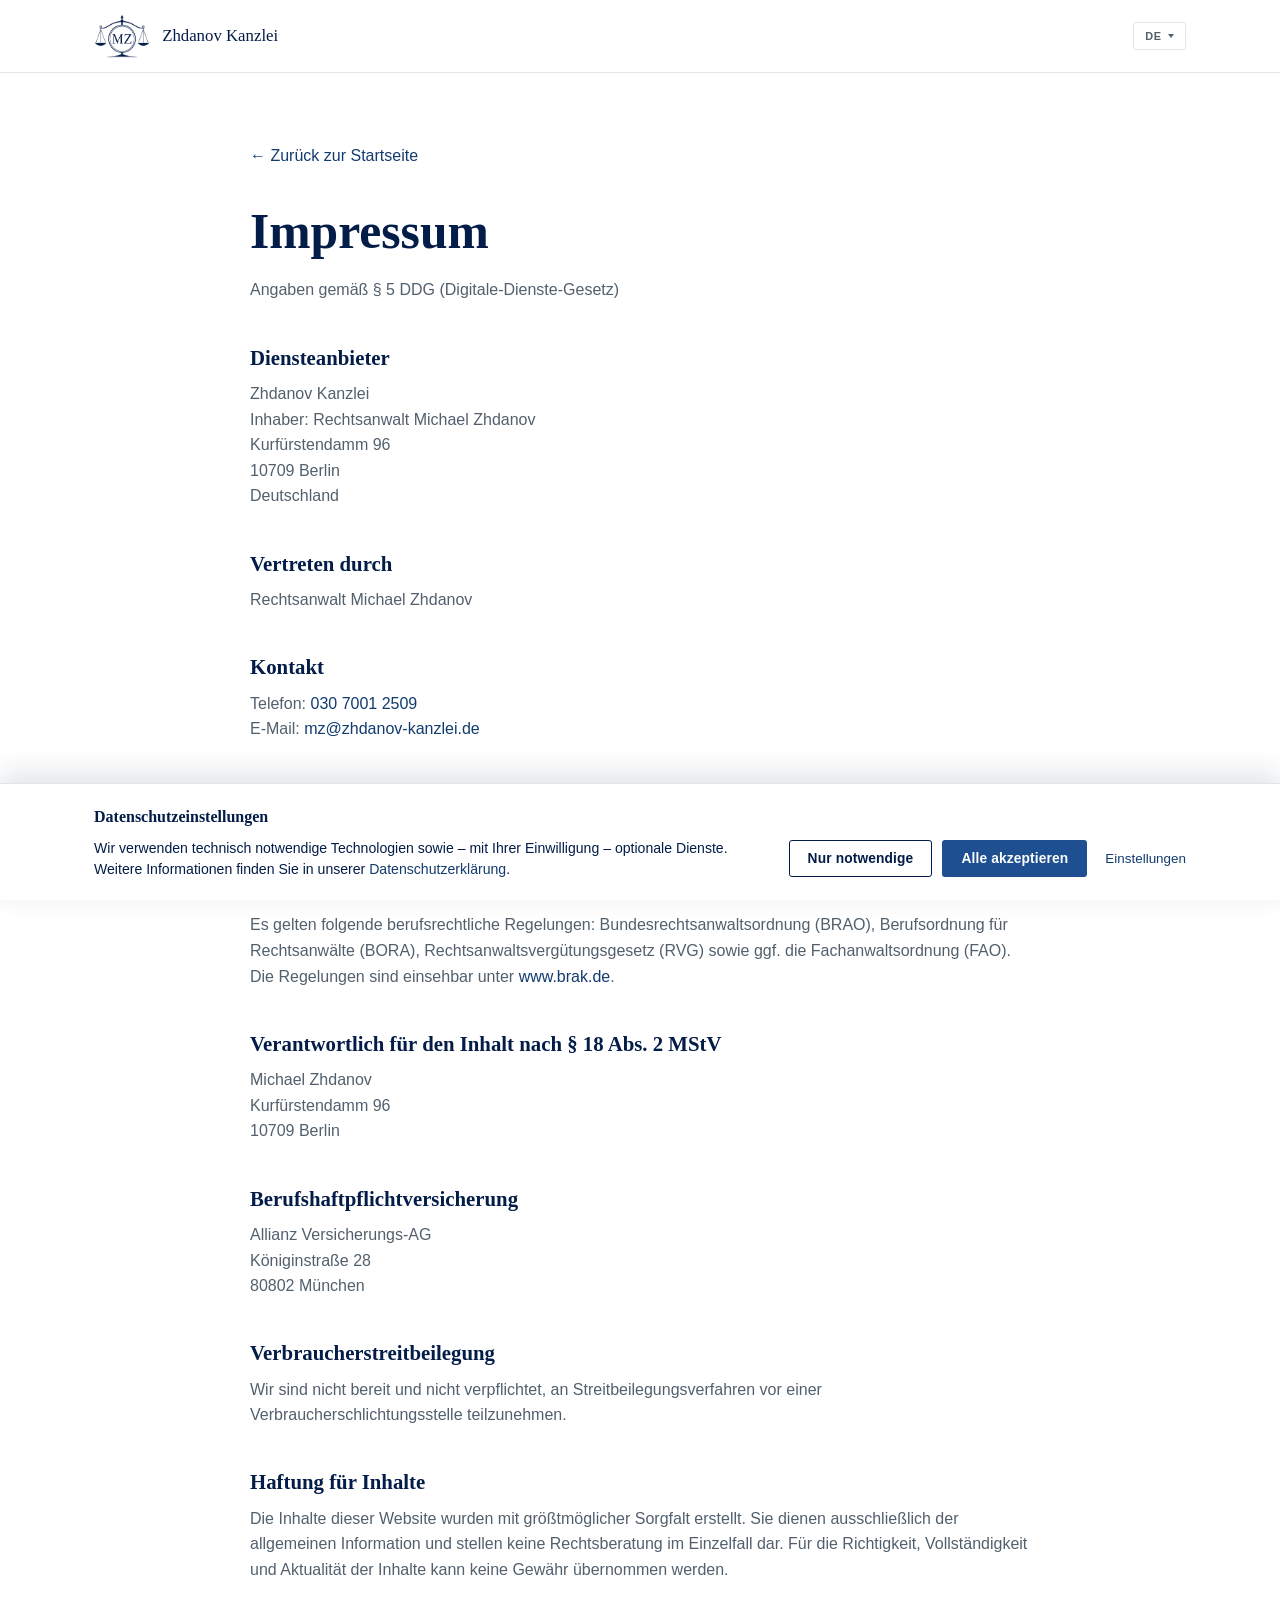
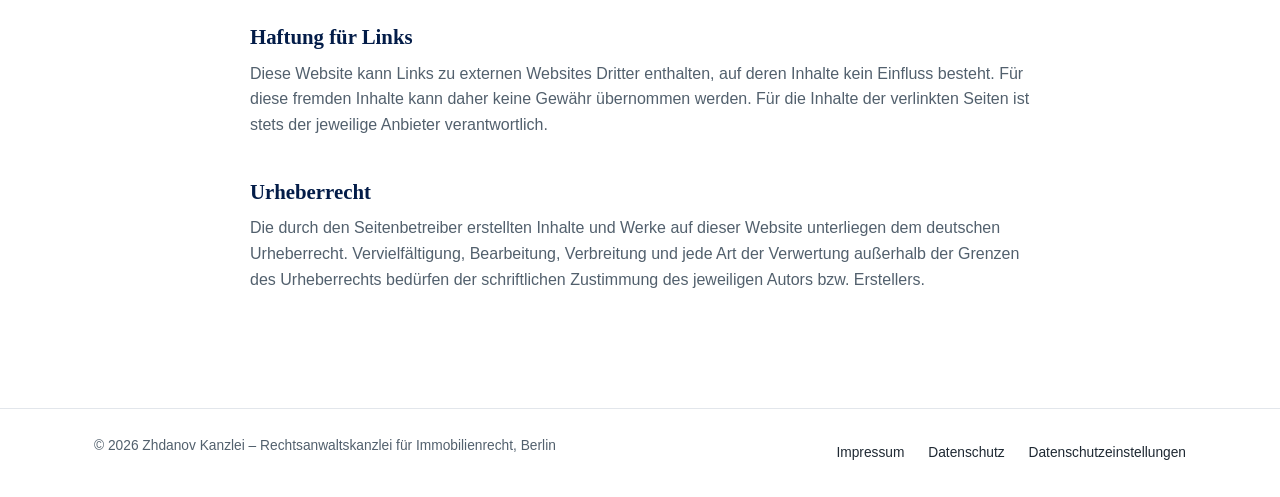
<file: impressum.html>
<!DOCTYPE html>
<html lang="de">
<head>
<meta charset="UTF-8">
<meta name="viewport" content="width=device-width, initial-scale=1.0, viewport-fit=cover">
<title>Impressum | Zhdanov Kanzlei</title>
<meta name="robots" content="noindex">
<link rel="icon" type="image/png" sizes="32x32" href="img/favicon-32.png">
<link rel="icon" type="image/png" sizes="16x16" href="img/favicon-16.png">
<link rel="apple-touch-icon" sizes="180x180" href="img/favicon-180.png">
<link rel="canonical" href="https://zhdanov-kanzlei.de/impressum.html">
<link rel="stylesheet" href="css/styles.css?v=3">
<!-- Transable translates the page. Deliberately in the <head> and without
     async/defer: only there can the plugin hold the page before the first paint,
     so a visitor reading English never sees German being corrected. The language
     switch itself belongs to this site (js/lang-switch.js).

     It therefore runs before the cookie banner is answered, which is allowed
     because of the flag below: data-visitor-analytics="off" stops the widget
     storing or sending any identifier, so all that is left on the device is the
     chosen language, and all that leaves the device is the page text plus the
     IP of the request that translates it. That is the service the visitor asked
     for (TDDDG s 25(2)(2)), and section 7 of datenschutz.html says so plainly.
     Removing the flag would put a persistent id in the browser before consent
     and make that section untrue. -->
<script src="https://transable.to/api/v1/plugin/plugin.js"
        api-key="tk_live_CvOdUk1Fodp35VfXiMOjjVQ9UwpByqF"
        data-selector="custom"
        data-source-lang="de"
        data-visitor-analytics="off"
        data-translate-ignore></script>
</head>
<body>

<header class="site-header">
  <div class="container header-inner">
    <a href="/" class="brand">
      <img src="img/logo-mark-navy.png" alt="Zhdanov Kanzlei" class="brand-mark">
      <span class="brand-text">Zhdanov Kanzlei</span>
    </a>
  </div>
</header>

<main class="container legal-page">
  <a href="/" class="back-link">&larr; Zurück zur Startseite</a>
  <h1>Impressum</h1>
  <p>Angaben gemäß § 5 DDG (Digitale-Dienste-Gesetz)</p>

  <h2>Diensteanbieter</h2>
  <p>
    Zhdanov Kanzlei<br>
    Inhaber: Rechtsanwalt Michael Zhdanov<br>
    Kurfürstendamm 96<br>
    10709 Berlin<br>
    Deutschland
  </p>

  <h2>Vertreten durch</h2>
  <p>Rechtsanwalt Michael Zhdanov</p>

  <h2>Kontakt</h2>
  <p>
    Telefon: <a href="tel:+493070012509">030 7001 2509</a><br>
    E-Mail: <a href="mailto:mz@zhdanov-kanzlei.de">mz@zhdanov-kanzlei.de</a>
  </p>

  <h2>Berufsbezeichnung und berufsrechtliche Regelungen</h2>
  <p>
    Berufsbezeichnung: Rechtsanwalt<br>
    Verliehen in: Bundesrepublik Deutschland<br>
    Zuständige Rechtsanwaltskammer: Rechtsanwaltskammer Berlin, Littenstraße 9, 10179 Berlin
  </p>
  <p>
    Es gelten folgende berufsrechtliche Regelungen: Bundesrechtsanwaltsordnung (BRAO),
    Berufsordnung für Rechtsanwälte (BORA), Rechtsanwaltsvergütungsgesetz (RVG) sowie
    ggf. die Fachanwaltsordnung (FAO). Die Regelungen sind einsehbar unter
    <a href="https://www.brak.de" target="_blank" rel="noopener">www.brak.de</a>.
  </p>

  <h2>Verantwortlich für den Inhalt nach § 18 Abs. 2 MStV</h2>
  <p>
    Michael Zhdanov<br>
    Kurfürstendamm 96<br>
    10709 Berlin
  </p>

  <h2>Berufshaftpflichtversicherung</h2>
  <p>
    Allianz Versicherungs-AG<br>
    Königinstraße 28<br>
    80802 München
  </p>

  <h2>Verbraucherstreitbeilegung</h2>
  <p>
    Wir sind nicht bereit und nicht verpflichtet, an Streitbeilegungsverfahren vor einer
    Verbraucherschlichtungsstelle teilzunehmen.
  </p>

  <h2>Haftung für Inhalte</h2>
  <p>
    Die Inhalte dieser Website wurden mit größtmöglicher Sorgfalt erstellt. Sie dienen
    ausschließlich der allgemeinen Information und stellen keine Rechtsberatung im
    Einzelfall dar. Für die Richtigkeit, Vollständigkeit und Aktualität der Inhalte kann
    keine Gewähr übernommen werden.
  </p>

  <h2>Haftung für Links</h2>
  <p>
    Diese Website kann Links zu externen Websites Dritter enthalten, auf deren Inhalte
    kein Einfluss besteht. Für diese fremden Inhalte kann daher keine Gewähr übernommen
    werden. Für die Inhalte der verlinkten Seiten ist stets der jeweilige Anbieter
    verantwortlich.
  </p>

  <h2>Urheberrecht</h2>
  <p>
    Die durch den Seitenbetreiber erstellten Inhalte und Werke auf dieser Website
    unterliegen dem deutschen Urheberrecht. Vervielfältigung, Bearbeitung, Verbreitung
    und jede Art der Verwertung außerhalb der Grenzen des Urheberrechts bedürfen der
    schriftlichen Zustimmung des jeweiligen Autors bzw. Erstellers.
  </p>
</main>

<footer class="site-footer">
  <div class="container footer-inner">
    <p>&copy; <span id="year"></span> Zhdanov Kanzlei &ndash; Rechtsanwaltskanzlei für Immobilienrecht, Berlin</p>
    <nav class="footer-nav">
      <a href="impressum.html">Impressum</a>
      <a href="datenschutz.html">Datenschutz</a>
      <button type="button" class="footer-cookie-link" id="footer-cookie-settings">Datenschutzeinstellungen</button>
    </nav>
  </div>
</footer>

<div class="cookie-banner" id="cookie-banner" role="dialog" aria-live="polite" aria-labelledby="cookie-banner-heading" aria-describedby="cookie-banner-text" hidden>
  <div class="cookie-banner-inner">
    <p class="cookie-banner-heading" id="cookie-banner-heading">Datenschutzeinstellungen</p>

    <div id="cookie-banner-actions" class="cookie-banner-row">
      <p class="cookie-banner-text" id="cookie-banner-text">
        Wir verwenden technisch notwendige Technologien sowie &ndash; mit Ihrer Einwilligung
        &ndash; optionale Dienste. Weitere Informationen finden Sie in unserer
        <a href="datenschutz.html">Datenschutzerklärung</a>.
      </p>
      <div class="cookie-banner-controls">
        <div class="cookie-banner-buttons">
          <button type="button" class="btn btn-outline cookie-btn" id="cookie-accept-necessary">Nur notwendige</button>
          <button type="button" class="btn btn-primary cookie-btn" id="cookie-accept-all">Alle akzeptieren</button>
        </div>
        <button type="button" class="cookie-settings-link" id="cookie-open-settings">Einstellungen</button>
      </div>
    </div>

    <div id="cookie-banner-settings" class="cookie-banner-row" hidden>
      <div class="cookie-banner-settings-copy">
        <div class="cookie-category">
          <div class="cookie-category-head">
            <span class="cookie-category-name">Notwendig</span>
            <span class="cookie-category-status">Immer aktiv</span>
          </div>
          <p class="cookie-category-desc">
            Erforderlich für den grundlegenden Betrieb der Website: um Ihre Auswahl in
            diesem Hinweis zu speichern und um sich die von Ihnen gewählte Sprache zu
            merken. Eine Kennung, mit der Sie wiedererkannt werden könnten, wird dabei
            nicht angelegt.
          </p>
        </div>
        <p class="cookie-settings-note">
          Aktuell setzen wir keine optionalen Analyse- oder Marketingtechnologien ein, die
          Ihrer Einwilligung bedürfen.
        </p>
      </div>
      <div class="cookie-banner-controls">
        <button type="button" class="btn btn-primary cookie-btn" id="cookie-save-settings">Auswahl speichern</button>
      </div>
    </div>
  </div>
</div>

<script src="js/cookie-consent.js"></script>
<script src="js/script.js"></script>
<script src="js/lang-switch.js?v=3"></script>
</body>
</html>
</file>
<file: css/styles.css>
/* ---------- Grundlagen ---------- */
:root {
  --navy: #031c48;
  --navy-light: #0d2e66;
  --navy-lighter: #17407f;
  --gold: #1d4f91;
  --gold-light: #7ba7de;
  --gold-dark: #123b6e;
  --bg: #ffffff;
  --bg-alt: #f5f7fa;
  --text: #1f2933;
  --text-muted: #52606d;
  --white: #ffffff;
  --border: #e2e6eb;
  --radius: 3px;
  --serif: Georgia, "Times New Roman", Times, serif;
  --sans: -apple-system, BlinkMacSystemFont, "Segoe UI", Roboto, Helvetica, Arial, sans-serif;
  --max-width: 1140px;
}

* { box-sizing: border-box; }
html { scroll-behavior: smooth; }

body {
  margin: 0;
  font-family: var(--sans);
  color: var(--text);
  background: var(--bg);
  line-height: 1.6;
  -webkit-font-smoothing: antialiased;
  overflow-wrap: break-word;
}

h1, h2, h3 {
  font-family: var(--serif);
  color: var(--navy);
  line-height: 1.25;
  margin: 0 0 0.5em;
  overflow-wrap: break-word;
  -webkit-hyphens: auto;
  hyphens: auto;
}

h1 {
  font-size: clamp(2rem, 4.5vw, 3.1rem);
  hyphens: manual;
  -webkit-hyphens: manual;
  overflow-wrap: normal;
  word-break: normal;
}
h2 { font-size: clamp(1.6rem, 3vw, 2.3rem); }
h3 { font-size: 1.2rem; }

p { margin: 0 0 1em; }
a { color: var(--gold-dark); text-decoration: none; }
a:hover { text-decoration: underline; }

img { max-width: 100%; display: block; }

.container {
  max-width: var(--max-width);
  margin: 0 auto;
  padding: 0 24px;
}

.section { padding: 88px 0; }
.section-alt { background: var(--bg-alt); }
.section-dark {
  background: var(--navy);
  color: #dbe2ea;
}
.section-dark h2 { color: var(--white); }

.section-eyebrow {
  text-transform: uppercase;
  letter-spacing: 0.12em;
  font-size: 0.78rem;
  font-weight: 600;
  color: var(--gold-dark);
  margin: 0 0 0.6em;
}
.section-dark .section-eyebrow { color: var(--gold-light); }

.section-lead {
  max-width: 640px;
  color: var(--text-muted);
  font-size: 1.05rem;
}


/* ---------- Buttons ---------- */
.btn {
  display: inline-block;
  padding: 14px 30px;
  border-radius: var(--radius);
  font-weight: 600;
  font-size: 0.98rem;
  letter-spacing: 0.01em;
  border: 1px solid transparent;
  cursor: pointer;
  transition: background 0.15s ease, color 0.15s ease, border-color 0.15s ease;
}

.btn-primary {
  background: var(--gold);
  color: var(--white);
}
.btn-primary:hover {
  background: var(--gold-dark);
  text-decoration: none;
}

.btn-outline {
  background: transparent;
  color: var(--navy);
  border-color: var(--navy);
}
.btn-outline:hover {
  background: var(--navy);
  color: var(--white);
  text-decoration: none;
}

.btn-block { width: 100%; }

/* ---------- Header ---------- */
.site-header {
  position: sticky;
  top: 0;
  z-index: 100;
  background: var(--white);
  border-bottom: 1px solid var(--border);
  transition: box-shadow 0.2s ease;
}
.site-header.is-scrolled { box-shadow: 0 4px 18px rgba(16,35,61,0.08); }

.header-inner {
  display: flex;
  align-items: center;
  gap: 24px;
  padding-top: 14px;
  padding-bottom: 14px;
}

.brand {
  display: flex;
  align-items: center;
  gap: 12px;
  color: var(--navy);
}
.brand:hover { text-decoration: none; }

.brand-mark {
  height: 44px;
  width: auto;
  flex-shrink: 0;
}

.brand-text {
  display: flex;
  flex-direction: column;
  font-family: var(--serif);
  font-size: 1.05rem;
  line-height: 1.2;
  color: var(--navy);
}
.brand-text small {
  font-family: var(--sans);
  color: var(--text-muted);
  font-size: 0.68rem;
  letter-spacing: 0.05em;
  text-transform: uppercase;
  margin-top: 2px;
}

.main-nav {
  display: flex;
  gap: 28px;
  margin-left: auto;
}
.main-nav a {
  color: var(--text);
  font-size: 0.94rem;
  font-weight: 500;
}
.main-nav a:hover { color: var(--gold); text-decoration: none; }

.header-phone {
  color: var(--gold);
  font-weight: 600;
  font-size: 0.92rem;
  white-space: nowrap;
}

.nav-toggle {
  display: none;
  flex-direction: column;
  justify-content: center;
  gap: 5px;
  width: 34px;
  height: 34px;
  background: none;
  border: none;
  cursor: pointer;
  padding: 0;
}
.nav-toggle span {
  display: block;
  height: 2px;
  background: var(--navy);
  border-radius: 2px;
}

/* ---------- Language switch ---------- */
/* One shape at every language count and every width: a code-width trigger and a
   dropdown. The wrapper carries no border and does not clip, because the menu
   hangs outside it — an earlier version bordered the wrapper and set
   overflow:hidden, which cut the menu off at the trigger's edge and made it
   impossible to click. The border lives on the trigger instead. */
.lang-switch {
  position: relative;
  display: inline-flex;
  flex-shrink: 0;
}
/* On the legal pages the switch is alone in the header beside the logo, so it
   has to push itself to the right edge. */
.lang-switch:last-child { margin-left: auto; }

.lang-switch__trigger {
  display: inline-flex;
  align-items: center;
  gap: 6px;
  background: transparent;
  border: 1px solid var(--border);
  border-radius: var(--radius);
  padding: 7px 11px;
  font-family: inherit;
  font-size: 0.68rem;
  font-weight: 600;
  letter-spacing: 0.08em;
  text-transform: uppercase;
  color: var(--text-muted);
  cursor: pointer;
  transition: background 0.15s ease, color 0.15s ease;
}
.lang-switch__trigger:hover { background: var(--bg-alt); color: var(--text); }
/* Same fill as .btn-primary, so the open control reads as one of the site's
   own buttons. */
.lang-switch__trigger[aria-expanded="true"] { background: var(--gold); color: var(--white); }
.lang-switch__trigger:focus-visible { outline: 2px solid var(--gold); outline-offset: -2px; }

.lang-switch__caret {
  width: 0;
  height: 0;
  border-left: 3.5px solid transparent;
  border-right: 3.5px solid transparent;
  border-top: 4px solid currentColor;
}

.lang-switch__menu {
  position: absolute;
  top: calc(100% + 6px);
  right: 0;
  z-index: 60;
  min-width: 190px;
  max-height: min(340px, 60vh);
  overflow-y: auto;
  display: flex;
  flex-direction: column;
  padding: 4px;
  background: var(--white);
  border: 1px solid var(--border);
  border-radius: var(--radius);
  box-shadow: 0 14px 34px rgba(16, 33, 63, 0.14);
}

/* display:flex on the menu overrides the hidden attribute, so without this the
   list hangs open under the header from the moment the page loads. */
.lang-switch__menu[hidden] { display: none; }

/* Each row is the language's own name in its own script, at reading size and
   not uppercased: "Русский" and "Português" are names, not abbreviations. */
.lang-switch__item {
  display: block;
  width: 100%;
  padding: 8px 12px;
  border: none;
  border-radius: calc(var(--radius) - 2px);
  background: transparent;
  font-family: inherit;
  font-size: 0.86rem;
  line-height: 1.3;
  color: var(--text);
  text-align: left;
  white-space: nowrap;
  cursor: pointer;
  transition: background 0.15s ease, color 0.15s ease;
}
.lang-switch__item:hover { background: var(--bg-alt); }
.lang-switch__item:focus-visible { outline: 2px solid var(--gold); outline-offset: -2px; }
.lang-switch__item.is-active { background: var(--gold); color: var(--white); cursor: default; }

/* ---------- Hero ---------- */
.hero {
  background: var(--white);
  color: var(--text);
  padding: 56px 0 96px;
}
.hero-inner {
  display: flex;
  align-items: center;
  gap: 56px;
}
.hero-copy { flex: 1 1 460px; }
.hero-media {
  flex: 1 1 460px;
  align-self: stretch;
  border-radius: 4px;
  overflow: hidden;
}
.hero-media img {
  width: 100%;
  height: 100%;
  min-height: 420px;
  object-fit: cover;
  display: block;
}
.hero .eyebrow {
  text-transform: uppercase;
  letter-spacing: 0.14em;
  font-size: 0.8rem;
  font-weight: 600;
  color: var(--gold);
  margin-bottom: 0.8em;
}
.hero h1 { color: var(--navy); }
.hero-lead {
  font-size: 1.12rem;
  color: var(--text-muted);
  max-width: 520px;
}
.hero-actions {
  display: flex;
  gap: 16px;
  flex-wrap: wrap;
  margin-top: 2em;
}
.hero-actions .btn {
  min-width: 260px;
  text-align: center;
}

/* ---------- Trust bar ---------- */
.trust-bar {
  background: var(--white);
  border-bottom: 1px solid var(--border);
}
.trust-bar-inner {
  display: flex;
  flex-wrap: wrap;
  gap: 12px 36px;
  justify-content: center;
  padding: 20px 24px;
  font-family: var(--serif);
  color: var(--navy);
  font-size: 0.95rem;
  letter-spacing: 0.02em;
}
@media (max-width: 767px) {
  .trust-bar { display: none; }
}

/* ---------- Cards ---------- */
.card-grid {
  display: grid;
  grid-template-columns: repeat(auto-fit, minmax(260px, 1fr));
  gap: 28px;
  margin-top: 3em;
}

.card {
  background: var(--white);
  border: 1px solid var(--border);
  border-radius: var(--radius);
  padding: 24px 26px;
  transition: border-color 0.15s ease, transform 0.15s ease;
}
.card:hover {
  border-color: var(--gold);
  transform: translateY(-2px);
}

.card h3 { margin-top: 0; margin-bottom: 0.4em; }
.card p { color: var(--text-muted); margin: 0; font-size: 0.96rem; }

.disclaimer-note {
  margin-top: 2.5em;
  padding-top: 1.5em;
  border-top: 1px solid var(--border);
  color: var(--text-muted);
  font-size: 0.86rem;
  max-width: 720px;
}

/* ---------- About ---------- */
.about-logo {
  display: block;
  width: 100%;
  max-width: 320px;
  height: auto;
  margin: 0 auto 3.5em;
}

.about-block {
  display: flex;
  gap: 56px;
  align-items: center;
}
.about-block + .about-block {
  margin-top: 4em;
  padding-top: 4em;
  border-top: 1px solid var(--border);
}
.about-block.reverse { flex-direction: row-reverse; }
.about-block .about-media {
  flex: 0 0 260px;
  display: flex;
  justify-content: center;
}
.about-block .about-content { flex: 1 1 auto; min-width: 0; }
.about-block .about-content h3 { margin-top: 0; }

.about-portrait {
  width: 220px;
  height: 220px;
  border-radius: 50%;
  background: var(--navy);
  color: var(--gold-light);
  font-family: var(--serif);
  font-size: 3.2rem;
  display: flex;
  align-items: center;
  justify-content: center;
  border: 6px solid var(--white);
  box-shadow: 0 8px 24px rgba(16,35,61,0.18);
  overflow: hidden;
}
.about-portrait img {
  width: 100%;
  height: 100%;
  object-fit: cover;
  border-radius: 50%;
}

.about-photo {
  width: 100%;
  aspect-ratio: 4 / 5;
  border-radius: 6px;
  background: linear-gradient(160deg, var(--navy) 0%, var(--navy-lighter) 100%);
  color: var(--gold-light);
  display: flex;
  align-items: center;
  justify-content: center;
  box-shadow: 0 8px 24px rgba(16,35,61,0.18);
  overflow: hidden;
}
.about-photo img {
  width: 100%;
  height: 100%;
  object-fit: cover;
}

/* ---------- Reviews ---------- */
.reviews.section { padding: 56px 0; }

.reviews-list {
  max-width: 760px;
  margin-top: 2em;
}

.review { padding: 1.1em 0; }
.review:first-child { padding-top: 0; }
.review:last-child { padding-bottom: 0; }
.review + .review { border-top: 1px solid var(--border); }

.review-head {
  display: flex;
  align-items: center;
  gap: 12px;
  margin-bottom: 0.7em;
}
.review-avatar {
  display: flex;
  align-items: center;
  justify-content: center;
  flex-shrink: 0;
  width: 36px;
  height: 36px;
  border-radius: 50%;
  background: rgba(3, 28, 72, 0.08);
  color: var(--navy);
  font-family: var(--sans);
  font-size: 0.72rem;
  font-weight: 600;
  letter-spacing: 0.02em;
}
.review-stars {
  color: var(--gold);
  font-size: 0.82rem;
  letter-spacing: 2px;
}

.review-title {
  color: var(--navy);
  font-size: 1.05rem;
  margin: 0 0 0.25em;
}
.review-area {
  color: var(--text-muted);
  font-size: 0.8rem;
  text-transform: uppercase;
  letter-spacing: 0.06em;
  margin: 0 0 0.5em;
}
.review-text {
  color: var(--text);
  font-size: 0.96rem;
  line-height: 1.55;
  margin: 0 0 0.5em;
}
.review-footer {
  color: var(--text-muted);
  font-size: 0.82rem;
  margin: 0;
}

.reviews-more {
  display: inline-block;
  margin-top: 1.6em;
  font-size: 0.9rem;
  color: var(--gold-dark);
}

@media (max-width: 760px) {
  .reviews.section { padding: 36px 0; }
  .reviews-list { margin-top: 1.5em; }
  .review { padding: 1em 0; }
  .review-avatar { width: 32px; height: 32px; font-size: 0.68rem; }
  .review-title { font-size: 1rem; }
  .review-text { font-size: 0.94rem; line-height: 1.5; }
  .reviews-more { margin-top: 1.3em; }
}

/* ---------- Kontakt ---------- */
.kontakt-grid {
  display: grid;
  grid-template-columns: 1.1fr 0.9fr;
  gap: 56px;
}

.kontakt-list {
  list-style: none;
  padding: 0;
  margin: 2em 0 0;
  display: grid;
  gap: 22px;
}
.kontakt-list strong {
  display: block;
  color: var(--gold-light);
  font-size: 0.78rem;
  text-transform: uppercase;
  letter-spacing: 0.08em;
  margin-bottom: 4px;
}
.kontakt-list a { color: #dbe2ea; }
.kontakt-list a:hover { color: var(--gold-light); }

.kontakt-photo {
  width: 100%;
  aspect-ratio: 4 / 3;
  object-fit: cover;
  border-radius: 4px;
  margin-top: 2.5em;
  box-shadow: 0 12px 32px rgba(0,0,0,0.25);
}

.kontakt-form {
  background: var(--white);
  color: var(--text);
  border-radius: var(--radius);
  padding: 34px;
}
.kontakt-form .section-eyebrow { color: var(--gold-dark); }
.kontakt-form h2 { color: var(--navy); font-size: 1.15rem; margin-bottom: 0.8em; }

.form-row { margin-bottom: 18px; }
.form-row-split {
  display: grid;
  grid-template-columns: 1fr 1fr;
  gap: 18px;
}
.form-row-split .form-row { margin-bottom: 0; }

label {
  display: block;
  font-size: 0.86rem;
  font-weight: 600;
  color: var(--navy);
  margin-bottom: 6px;
}

input[type="text"],
input[type="email"],
input[type="tel"],
select,
textarea {
  width: 100%;
  padding: 11px 13px;
  border: 1px solid var(--border);
  border-radius: var(--radius);
  font-family: var(--sans);
  font-size: 0.96rem;
  background: var(--bg);
  color: var(--text);
}
input:focus, select:focus, textarea:focus {
  outline: 2px solid var(--gold-dark);
  outline-offset: 1px;
  border-color: var(--gold-dark);
  background: var(--white);
}
textarea { resize: vertical; }

.form-row-checkbox {
  display: flex;
  gap: 10px;
  align-items: flex-start;
}
.form-row-checkbox input {
  margin-top: 4px;
  flex-shrink: 0;
}
.form-row-checkbox label {
  font-weight: 400;
  font-size: 0.86rem;
  color: var(--text-muted);
}

.form-note {
  font-size: 0.88rem;
  font-weight: 600;
  min-height: 1.2em;
  color: var(--gold-dark);
}
.form-note.error { color: #b3422f; }

.form-hint {
  font-size: 0.8rem;
  color: var(--text-muted);
  margin-top: 12px;
  margin-bottom: 0;
}

/* ---------- Footer ---------- */
.site-footer {
  background: var(--white);
  color: var(--text-muted);
  border-top: 1px solid var(--border);
  padding: 26px 0;
}
.footer-inner {
  display: flex;
  flex-wrap: wrap;
  gap: 12px 24px;
  justify-content: space-between;
  align-items: center;
  font-size: 0.86rem;
}
.footer-nav a {
  color: var(--text);
  margin-left: 20px;
}
.footer-nav a:first-child { margin-left: 0; }

.footer-cookie-link {
  margin-left: 20px;
  padding: 0;
  border: none;
  background: none;
  font-family: inherit;
  font-size: inherit;
  color: var(--text);
  cursor: pointer;
}
.footer-cookie-link:hover { text-decoration: underline; }

/* ---------- Cookie consent banner ---------- */
.cookie-banner {
  position: fixed;
  left: 0;
  right: 0;
  bottom: 0;
  z-index: 800;
  width: 100%;
  max-height: calc(100vh - 32px);
  overflow-y: auto;
  background: var(--white);
  border-top: 1px solid var(--border);
  box-shadow: 0 -8px 28px rgba(16, 35, 61, 0.14);
}
.cookie-banner-inner {
  max-width: var(--max-width);
  margin: 0 auto;
  padding: 20px 24px;
}

.cookie-banner-heading {
  font-family: var(--serif);
  color: var(--navy);
  font-size: 1rem;
  font-weight: 700;
  margin: 0 0 0.5em;
}

.cookie-banner-row {
  display: flex;
  align-items: center;
  gap: 32px;
}
.cookie-banner-row[hidden] { display: none; }
.cookie-banner-text {
  flex: 1 1 420px;
  color: var(--navy);
  font-size: 0.88rem;
  line-height: 1.5;
  margin: 0;
}
.cookie-banner-settings-copy { flex: 1 1 420px; }

.cookie-banner-controls {
  display: flex;
  align-items: center;
  gap: 18px;
  flex-shrink: 0;
}
.cookie-banner-buttons {
  display: flex;
  gap: 10px;
}
.cookie-btn {
  padding: 10px 18px;
  font-size: 0.86rem;
  white-space: nowrap;
}

.cookie-settings-link {
  padding: 0;
  border: none;
  background: none;
  font-family: inherit;
  font-size: 0.84rem;
  color: var(--gold-dark);
  cursor: pointer;
  white-space: nowrap;
}
.cookie-settings-link:hover { text-decoration: underline; }

.cookie-category {
  padding-bottom: 0.7em;
  margin-bottom: 0.7em;
  border-bottom: 1px solid var(--border);
}
.cookie-category-head {
  display: flex;
  align-items: center;
  justify-content: space-between;
  gap: 12px;
  margin-bottom: 0.35em;
}
.cookie-category-name {
  color: var(--navy);
  font-weight: 600;
  font-size: 0.92rem;
}
.cookie-category-status {
  color: var(--text-muted);
  font-size: 0.7rem;
  text-transform: uppercase;
  letter-spacing: 0.06em;
  white-space: nowrap;
}
.cookie-category-desc {
  color: var(--text-muted);
  font-size: 0.84rem;
  line-height: 1.5;
  margin: 0;
}
.cookie-settings-note {
  color: var(--text-muted);
  font-size: 0.84rem;
  line-height: 1.5;
  margin: 0;
}

@media (max-width: 760px) {
  .cookie-banner {
    left: 16px;
    right: 16px;
    bottom: calc(16px + env(safe-area-inset-bottom));
    width: auto;
    border-top: none;
    border: 1px solid var(--border);
    border-radius: 8px;
    box-shadow: 0 12px 32px rgba(16, 35, 61, 0.18);
  }
  .cookie-banner-inner { max-width: none; padding: 18px 18px; }
  .cookie-banner-row { flex-direction: column; align-items: stretch; gap: 14px; }
  .cookie-banner-text,
  .cookie-banner-settings-copy { flex: auto; }
  .cookie-banner-controls { flex-direction: column; align-items: stretch; gap: 12px; }
  .cookie-banner-buttons { flex-direction: column; }
  .cookie-btn { width: 100%; }
  .cookie-settings-link { text-align: center; }
}

/* ---------- Legal pages ---------- */
.legal-page {
  padding: 70px 0 100px;
  max-width: 780px;
  margin: 0 auto;
}
.legal-page h1 { margin-bottom: 0.3em; }
.legal-page h2 {
  font-size: 1.3rem;
  margin-top: 2em;
}
.legal-page p, .legal-page li { color: var(--text-muted); }
.legal-page ul { padding-left: 1.2em; }
.back-link { display: inline-block; margin-bottom: 2em; }

/* ---------- Responsive ---------- */
@media (max-width: 900px) {
  .about-block, .about-block.reverse {
    flex-direction: column;
    align-items: flex-start;
  }
  .about-block .about-media { flex-basis: auto; width: 200px; }
  .about-portrait { width: 150px; height: 150px; font-size: 2.2rem; }
  .kontakt-grid { grid-template-columns: 1fr; }
}

@media (max-width: 760px) {
  .main-nav {
    position: absolute;
    top: 100%;
    left: 0;
    right: 0;
    background: var(--white);
    flex-direction: column;
    padding: 12px 24px 20px;
    gap: 14px;
    display: none;
    border-bottom: 1px solid var(--border);
    box-shadow: 0 4px 18px rgba(16,35,61,0.08);
  }
  .main-nav a { color: var(--text); }
  .main-nav.is-open { display: flex; }
  .nav-toggle { display: flex; }
  .header-phone { display: none; }
  .header-inner { gap: 14px; }
  .lang-switch { margin-left: auto; }
  .lang-switch__trigger { padding: 6px 9px; }
  .lang-switch__menu { min-width: 172px; }
  .form-row-split { grid-template-columns: 1fr; }
  .section { padding: 60px 0; }

  .hero { padding-top: 34px; padding-bottom: 0; }

  .hero-inner { flex-direction: column; align-items: stretch; }
  .hero-media { margin-top: 28px; }
  .hero-media img { min-height: 0; aspect-ratio: 4 / 3; }

  .hero h1 {
    font-size: clamp(30px, 9.5vw, 42px);
    line-height: 1.06;
    word-break: normal;
    overflow-wrap: normal;
    hyphens: none;
    -webkit-hyphens: none;
  }

  .card { padding: 18px 20px; }
  .card-grid { gap: 18px; }

  .about-block:not(.reverse) { gap: 36px; }
  .about-block:not(.reverse) .about-media {
    width: 82%;
    align-self: flex-start;
  }

  .about-logo {
    max-width: 210px;
    margin: 0 auto 1.75em;
  }
  #ueber-uns { padding-top: 36px; }
}
</file>
